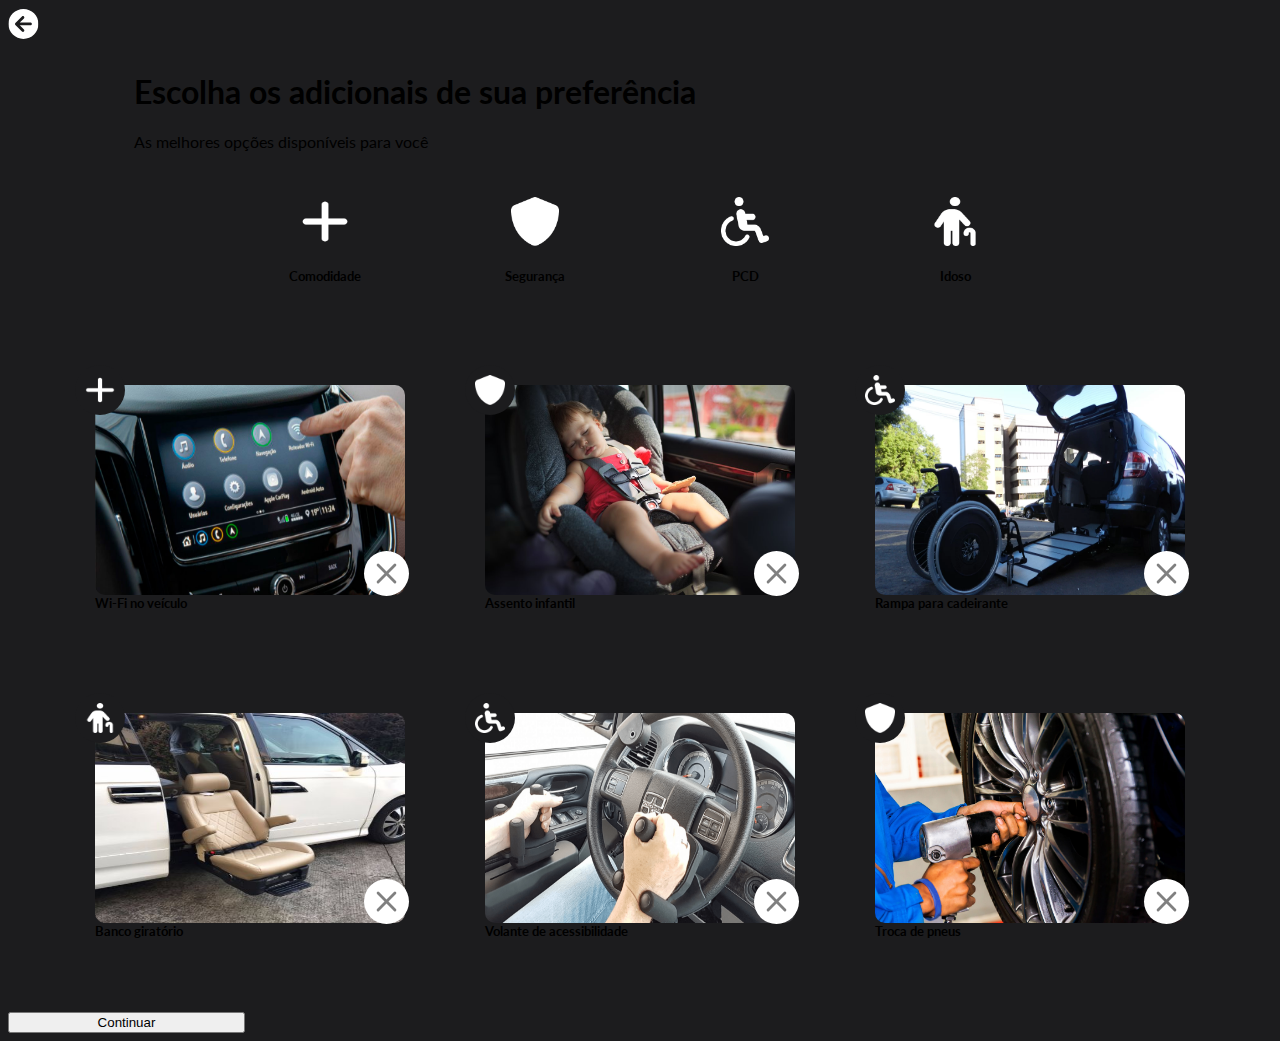
<file: web/src/additionalArea/index.html>
<!DOCTYPE html>
<html lang="pt-br">
  <head>
    <link rel="preconnect" href="https://fonts.googleapis.com" />
    <link
      href="https://fonts.googleapis.com/css2?family=Lato:wght@400;700&display=swap"
      rel="stylesheet"
    />
    <link
      href="https://cdn.jsdelivr.net/npm/bootstrap@5.2.3/dist/css/bootstrap.min.css"
      rel="stylesheet"
      integrity="sha384-rbsA2VBKQhggwzxH7pPCaAqO46MgnOM80zW1RWuH61DGLwZJEdK2Kadq2F9CUG65"
      crossorigin="anonymous"
    />
    <link rel="stylesheet" href="./index.css" />

    <meta charset="UTF-8" />
    <meta name="viewport" content="width=device-width, initial-scale=1.0" />
    <title>Adicionais</title>
  </head>
  <body class="text-light py-4 px-2 vh-100">
    <div class="nav-voltar container-fluid">
      <a href="../carsArea/index.html">
        <svg
          class="voltar"
          xmlns="http://www.w3.org/2000/svg"
          width="31"
          height="31"
          viewBox="0 0 31 31"
          fill="none"
        >
          <mask
            id="mask0_220_1699"
            style="mask-type: alpha"
            maskUnits="userSpaceOnUse"
            x="0"
            y="0"
            width="31"
            height="31"
          >
            <path
              d="M30.4233 15.954C30.422 11.9757 28.8404 8.16091 26.0265 5.34877C23.2125 2.53663 19.3967 0.957506 15.4185 0.958788C11.4402 0.960071 7.62541 2.54165 4.81327 5.35561C2.00113 8.16956 0.422009 11.9854 0.423292 15.9636C0.424574 19.9419 2.00616 23.7567 4.82011 26.5688C7.63406 29.3809 11.4499 30.9601 15.4281 30.9588C19.4064 30.9575 23.2212 29.3759 26.0333 26.562C28.8454 23.748 30.4246 19.9322 30.4233 15.954ZM13.956 8.40067C14.5066 7.84971 15.3972 7.84942 15.9423 8.40003C16.4874 8.95063 16.4936 9.84125 15.943 10.3864L11.7842 14.5479L22.4541 14.5503C23.2334 14.55 23.8605 15.1768 23.8608 15.9561C23.861 16.7354 23.2343 17.3625 22.455 17.3628L11.7851 17.3662L15.9466 21.525C16.4975 22.0756 16.4978 22.9663 15.9472 23.5114C15.3966 24.0565 14.506 24.0626 13.9609 23.512L7.39627 16.9575C6.84531 16.4069 6.84502 15.5162 7.39563 14.9711L13.956 8.40067Z"
              fill="black"
            />
          </mask>
          <g mask="url(#mask0_220_1699)">
            <rect
              x="0.418457"
              y="0.963623"
              width="30"
              height="30"
              transform="rotate(-0.0184671 0.418457 0.963623)"
              fill="white"
            />
          </g>
        </svg>
      </a>
    </div>

    <header
      class="container-fluid d-flex justify-content-between flex-wrap mt-5"
    >
      <div class="me-5">
        <h1>Escolha os adicionais de sua preferência</h1>
        <p class="text-secondary fs-5">
          As melhores opções disponíveis para você
        </p>
      </div>
    </header>

    <main class="container-fluid mt-5 px-5 h-75">
      <div class="menu">
        <div class="organizar-menu">
          <div class="menu-item" data-category="comodidade">
            <img src="./images/comodidades.png" class="imagen-pequena" />
            <div class="titulo-menu my-2">
              <h5>Comodidade</h5>
            </div>
          </div>
        </div>
        <div class="organizar-menu">
          <div class="menu-item" data-category="seguranca">
            <img src="./images/seguranca.png" class="imagen-pequena" />
            <div class="titulo-menu my-2">
              <h5>Segurança</h5>
            </div>
          </div>
        </div>
        <div class="organizar-menu">
          <div class="menu-item" data-category="pcd">
            <img src="./images/pcd.png" class="imagen-pequena" />
            <div class="titulo-menu my-2">
              <h5>PCD</h5>
            </div>
          </div>
        </div>
        <div class="organizar-menu">
          <div class="menu-item" data-category="idoso">
            <img src="./images/idoso.png" class="imagen-pequena" />
            <div class="titulo-menu my-2">
              <h5>Idoso</h5>
            </div>
          </div>
        </div>
      </div>

      <div class="produtos">
        <div class="produto" data-category="comodidade">
          <div class="todos-adicionais">
            <img src="./images/wifi.png" class="imagen-adicionais" />
            <div class="icone-imagem">
              <img
                class="icone-categoria"
                src="./images/comodidades.png"
                alt="icone-categoria"
              />
            </div>
            <div class="col-md-4">
              <label class="custom-checkbox">
                <input type="checkbox" />
                <span class="checkmark">
                  <i class="bi bi-x"
                    ><svg
                      xmlns="http://www.w3.org/2000/svg"
                      width="16"
                      height="16"
                      fill="currentColor"
                      class="bi bi-x"
                      viewBox="0 0 16 16"
                    >
                      <path
                        d="M4.646 4.646a.5.5 0 0 1 .708 0L8 7.293l2.646-2.647a.5.5 0 0 1 .708.708L8.707 8l2.647 2.646a.5.5 0 0 1-.708.708L8 8.707l-2.646 2.647a.5.5 0 0 1-.708-.708L7.293 8 4.646 5.354a.5.5 0 0 1 0-.708z"
                      />
                    </svg>
                  </i>
                  <i class="bi bi-check"
                    ><svg
                      xmlns="http://www.w3.org/2000/svg"
                      width="16"
                      height="16"
                      fill="currentColor"
                      class="bi bi-check"
                      viewBox="0 0 16 16"
                    >
                      <path
                        d="M10.97 4.97a.75.75 0 0 1 1.07 1.05l-3.99 4.99a.75.75 0 0 1-1.08.02L4.324 8.384a.75.75 0 1 1 1.06-1.06l2.094 2.093 3.473-4.425a.267.267 0 0 1 .02-.022z"
                      />
                    </svg>
                  </i>
                </span>
              </label>
            </div>
            <h5>Wi-Fi no veículo</h5>
          </div>
        </div>
        <div class="produto" data-category="seguranca">
          <div class="todos-adicionais">
            <img
              src="./images/Infantil.png"
              class="imagen-adicionais"
              alt="Asseto Infantil"
            />
            <div class="icone-imagem">
              <img
                class="icone-categoria"
                src="./images/seguranca.png"
                alt="icone-categoria"
              />
            </div>
            <div class="col-md-4">
              <label class="custom-checkbox">
                <input type="checkbox" />
                <span class="checkmark">
                  <i class="bi bi-x"
                    ><svg
                      xmlns="http://www.w3.org/2000/svg"
                      width="16"
                      height="16"
                      fill="currentColor"
                      class="bi bi-x"
                      viewBox="0 0 16 16"
                    >
                      <path
                        d="M4.646 4.646a.5.5 0 0 1 .708 0L8 7.293l2.646-2.647a.5.5 0 0 1 .708.708L8.707 8l2.647 2.646a.5.5 0 0 1-.708.708L8 8.707l-2.646 2.647a.5.5 0 0 1-.708-.708L7.293 8 4.646 5.354a.5.5 0 0 1 0-.708z"
                      />
                    </svg>
                  </i>
                  <i class="bi bi-check"
                    ><svg
                      xmlns="http://www.w3.org/2000/svg"
                      width="16"
                      height="16"
                      fill="currentColor"
                      class="bi bi-check"
                      viewBox="0 0 16 16"
                    >
                      <path
                        d="M10.97 4.97a.75.75 0 0 1 1.07 1.05l-3.99 4.99a.75.75 0 0 1-1.08.02L4.324 8.384a.75.75 0 1 1 1.06-1.06l2.094 2.093 3.473-4.425a.267.267 0 0 1 .02-.022z"
                      />
                    </svg>
                  </i>
                </span>
              </label>
            </div>
            <h5>Assento infantil</h5>
          </div>
        </div>
        <div class="produto" data-category="pcd">
          <div class="todos-adicionais">
            <img src="./images/rampa.png" class="imagen-adicionais" />
            <div class="icone-imagem">
              <img
                class="icone-categoria"
                src="./images/pcd.png"
                alt="icone-categoria"
              />
            </div>
            <div class="col-md-4">
              <label class="custom-checkbox">
                <input type="checkbox" />
                <span class="checkmark">
                  <i class="bi bi-x"
                    ><svg
                      xmlns="http://www.w3.org/2000/svg"
                      width="16"
                      height="16"
                      fill="currentColor"
                      class="bi bi-x"
                      viewBox="0 0 16 16"
                    >
                      <path
                        d="M4.646 4.646a.5.5 0 0 1 .708 0L8 7.293l2.646-2.647a.5.5 0 0 1 .708.708L8.707 8l2.647 2.646a.5.5 0 0 1-.708.708L8 8.707l-2.646 2.647a.5.5 0 0 1-.708-.708L7.293 8 4.646 5.354a.5.5 0 0 1 0-.708z"
                      />
                    </svg>
                  </i>
                  <i class="bi bi-check"
                    ><svg
                      xmlns="http://www.w3.org/2000/svg"
                      width="16"
                      height="16"
                      fill="currentColor"
                      class="bi bi-check"
                      viewBox="0 0 16 16"
                    >
                      <path
                        d="M10.97 4.97a.75.75 0 0 1 1.07 1.05l-3.99 4.99a.75.75 0 0 1-1.08.02L4.324 8.384a.75.75 0 1 1 1.06-1.06l2.094 2.093 3.473-4.425a.267.267 0 0 1 .02-.022z"
                      />
                    </svg>
                  </i>
                </span>
              </label>
            </div>
            <h5>Rampa para cadeirante</h5>
          </div>
        </div>
        <div class="produto" data-category="idoso">
          <div class="todos-adicionais">
            <img src="./images/banco_giratorio.png" class="imagen-adicionais" />
            <div class="icone-imagem">
              <img
                class="icone-categoria"
                src="./images/idoso.png"
                alt="icone-categoria"
              />
            </div>
            <div class="col-md-4">
              <label class="custom-checkbox">
                <input type="checkbox" />
                <span class="checkmark">
                  <i class="bi bi-x"
                    ><svg
                      xmlns="http://www.w3.org/2000/svg"
                      width="16"
                      height="16"
                      fill="currentColor"
                      class="bi bi-x"
                      viewBox="0 0 16 16"
                    >
                      <path
                        d="M4.646 4.646a.5.5 0 0 1 .708 0L8 7.293l2.646-2.647a.5.5 0 0 1 .708.708L8.707 8l2.647 2.646a.5.5 0 0 1-.708.708L8 8.707l-2.646 2.647a.5.5 0 0 1-.708-.708L7.293 8 4.646 5.354a.5.5 0 0 1 0-.708z"
                      />
                    </svg>
                  </i>
                  <i class="bi bi-check"
                    ><svg
                      xmlns="http://www.w3.org/2000/svg"
                      width="16"
                      height="16"
                      fill="currentColor"
                      class="bi bi-check"
                      viewBox="0 0 16 16"
                    >
                      <path
                        d="M10.97 4.97a.75.75 0 0 1 1.07 1.05l-3.99 4.99a.75.75 0 0 1-1.08.02L4.324 8.384a.75.75 0 1 1 1.06-1.06l2.094 2.093 3.473-4.425a.267.267 0 0 1 .02-.022z"
                      />
                    </svg>
                  </i>
                </span>
              </label>
            </div>
            <h5>Banco giratório</h5>
          </div>
        </div>
        <div class="produto" data-category="pcd">
          <div class="todos-adicionais">
            <img src="./images/volante.png" class="imagen-adicionais" />
            <div class="icone-imagem">
              <img
                class="icone-categoria"
                src="./images/pcd.png"
                alt="icone-categoria"
              />
            </div>
            <div class="col-md-4">
              <label class="custom-checkbox">
                <input type="checkbox" />
                <span class="checkmark">
                  <i class="bi bi-x"
                    ><svg
                      xmlns="http://www.w3.org/2000/svg"
                      width="16"
                      height="16"
                      fill="currentColor"
                      class="bi bi-x"
                      viewBox="0 0 16 16"
                    >
                      <path
                        d="M4.646 4.646a.5.5 0 0 1 .708 0L8 7.293l2.646-2.647a.5.5 0 0 1 .708.708L8.707 8l2.647 2.646a.5.5 0 0 1-.708.708L8 8.707l-2.646 2.647a.5.5 0 0 1-.708-.708L7.293 8 4.646 5.354a.5.5 0 0 1 0-.708z"
                      />
                    </svg>
                  </i>
                  <i class="bi bi-check"
                    ><svg
                      xmlns="http://www.w3.org/2000/svg"
                      width="16"
                      height="16"
                      fill="currentColor"
                      class="bi bi-check"
                      viewBox="0 0 16 16"
                    >
                      <path
                        d="M10.97 4.97a.75.75 0 0 1 1.07 1.05l-3.99 4.99a.75.75 0 0 1-1.08.02L4.324 8.384a.75.75 0 1 1 1.06-1.06l2.094 2.093 3.473-4.425a.267.267 0 0 1 .02-.022z"
                      />
                    </svg>
                  </i>
                </span>
              </label>
            </div>
            <h5>Volante de acessibilidade</h5>
          </div>
        </div>
        <div class="produto" data-category="seguranca">
          <div class="todos-adicionais">
            <img src="./images/troca_pneu.png" class="imagen-adicionais" />
            <div class="icone-imagem">
              <img
                class="icone-categoria"
                src="./images/seguranca.png"
                alt="icone-categoria"
              />
            </div>
            <div class="col-md-4">
              <label class="custom-checkbox">
                <input type="checkbox" />
                <span class="checkmark">
                  <i class="bi bi-x"
                    ><svg
                      xmlns="http://www.w3.org/2000/svg"
                      width="16"
                      height="16"
                      fill="currentColor"
                      class="bi bi-x"
                      viewBox="0 0 16 16"
                    >
                      <path
                        d="M4.646 4.646a.5.5 0 0 1 .708 0L8 7.293l2.646-2.647a.5.5 0 0 1 .708.708L8.707 8l2.647 2.646a.5.5 0 0 1-.708.708L8 8.707l-2.646 2.647a.5.5 0 0 1-.708-.708L7.293 8 4.646 5.354a.5.5 0 0 1 0-.708z"
                      />
                    </svg>
                  </i>
                  <i class="bi bi-check"
                    ><svg
                      xmlns="http://www.w3.org/2000/svg"
                      width="16"
                      height="16"
                      fill="currentColor"
                      class="bi bi-check"
                      viewBox="0 0 16 16"
                    >
                      <path
                        d="M10.97 4.97a.75.75 0 0 1 1.07 1.05l-3.99 4.99a.75.75 0 0 1-1.08.02L4.324 8.384a.75.75 0 1 1 1.06-1.06l2.094 2.093 3.473-4.425a.267.267 0 0 1 .02-.022z"
                      />
                    </svg>
                  </i>
                </span>
              </label>
            </div>
            <h5>Troca de pneus</h5>
          </div>
        </div>
      </div>

      <div class="d-flex justify-content-center pb-5">
        <button type="submit" class="btn btn-primary btn-light p-2 fs-5 mt-3">
          <a href="../plansArea/index.html">Continuar</a>
        </button>
      </div>
    </main>

    <script src="./index.js"></script>
  </body>
</html>
</file>
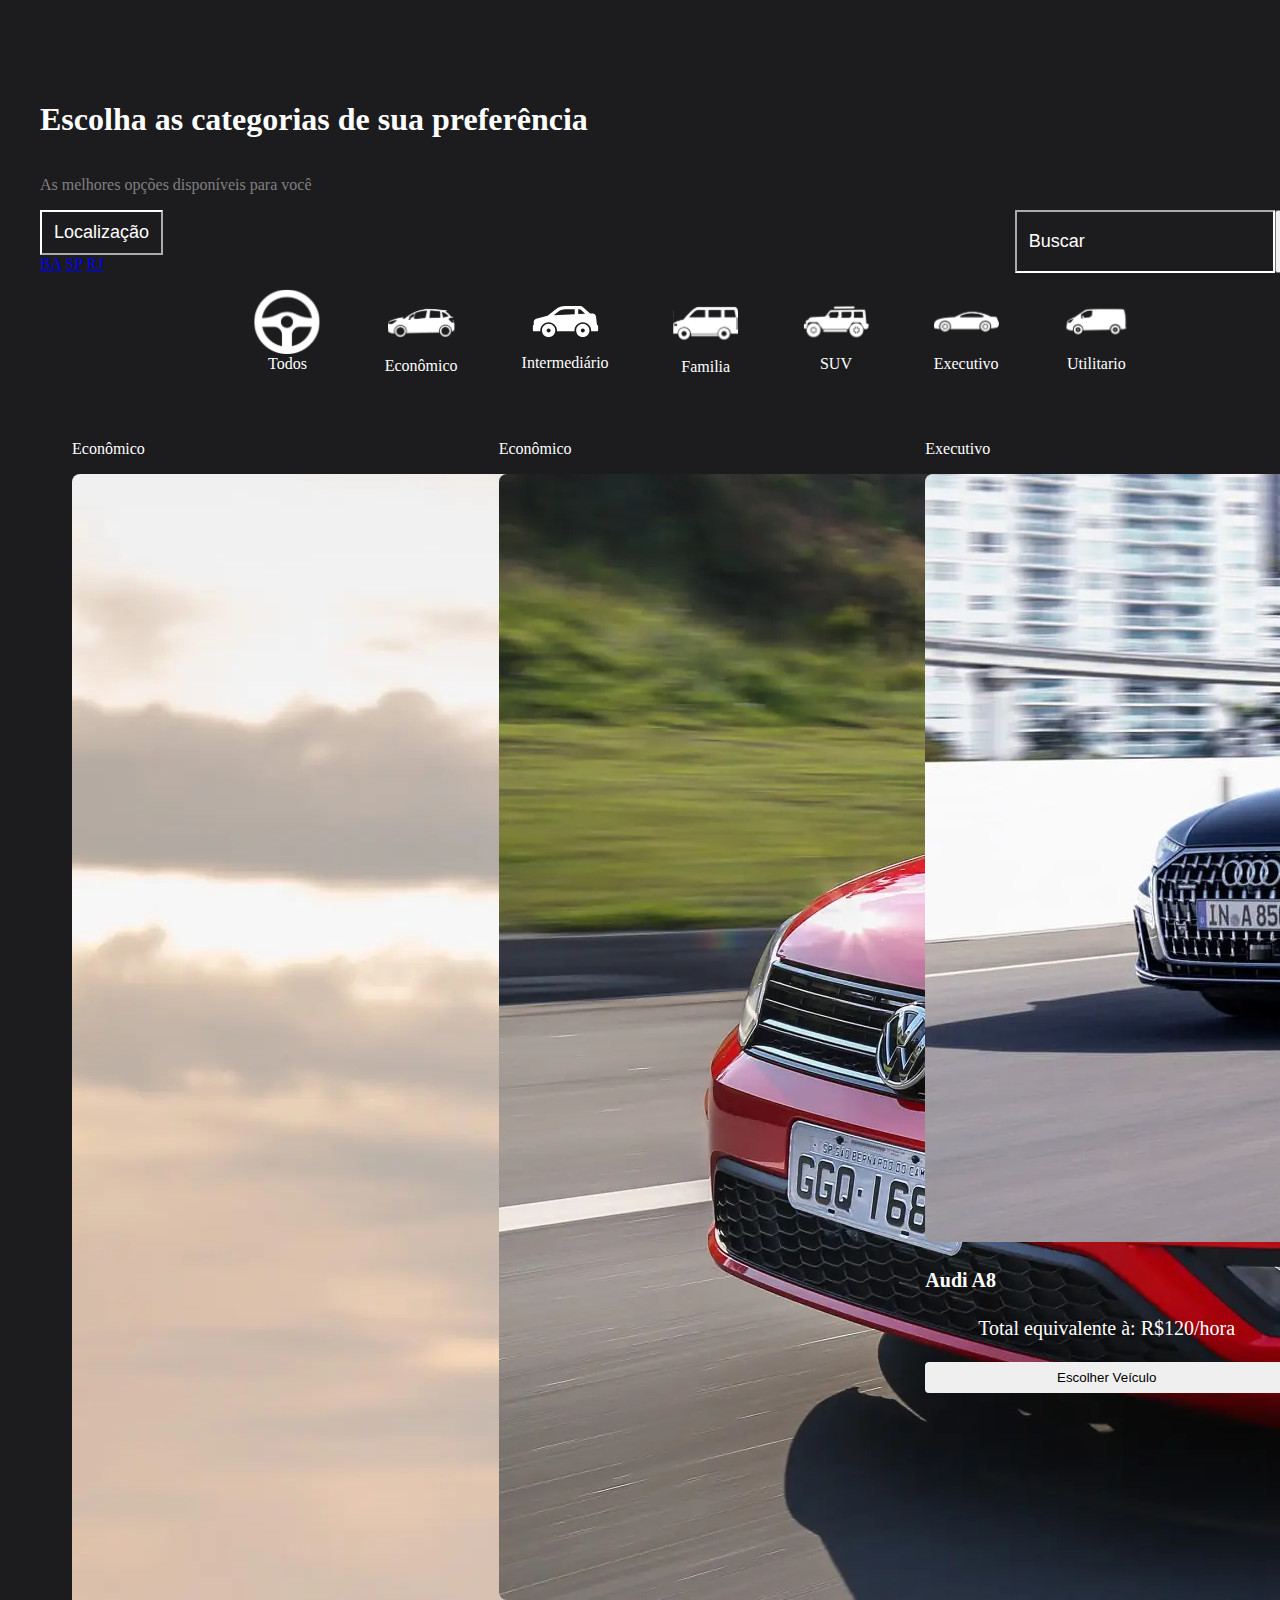
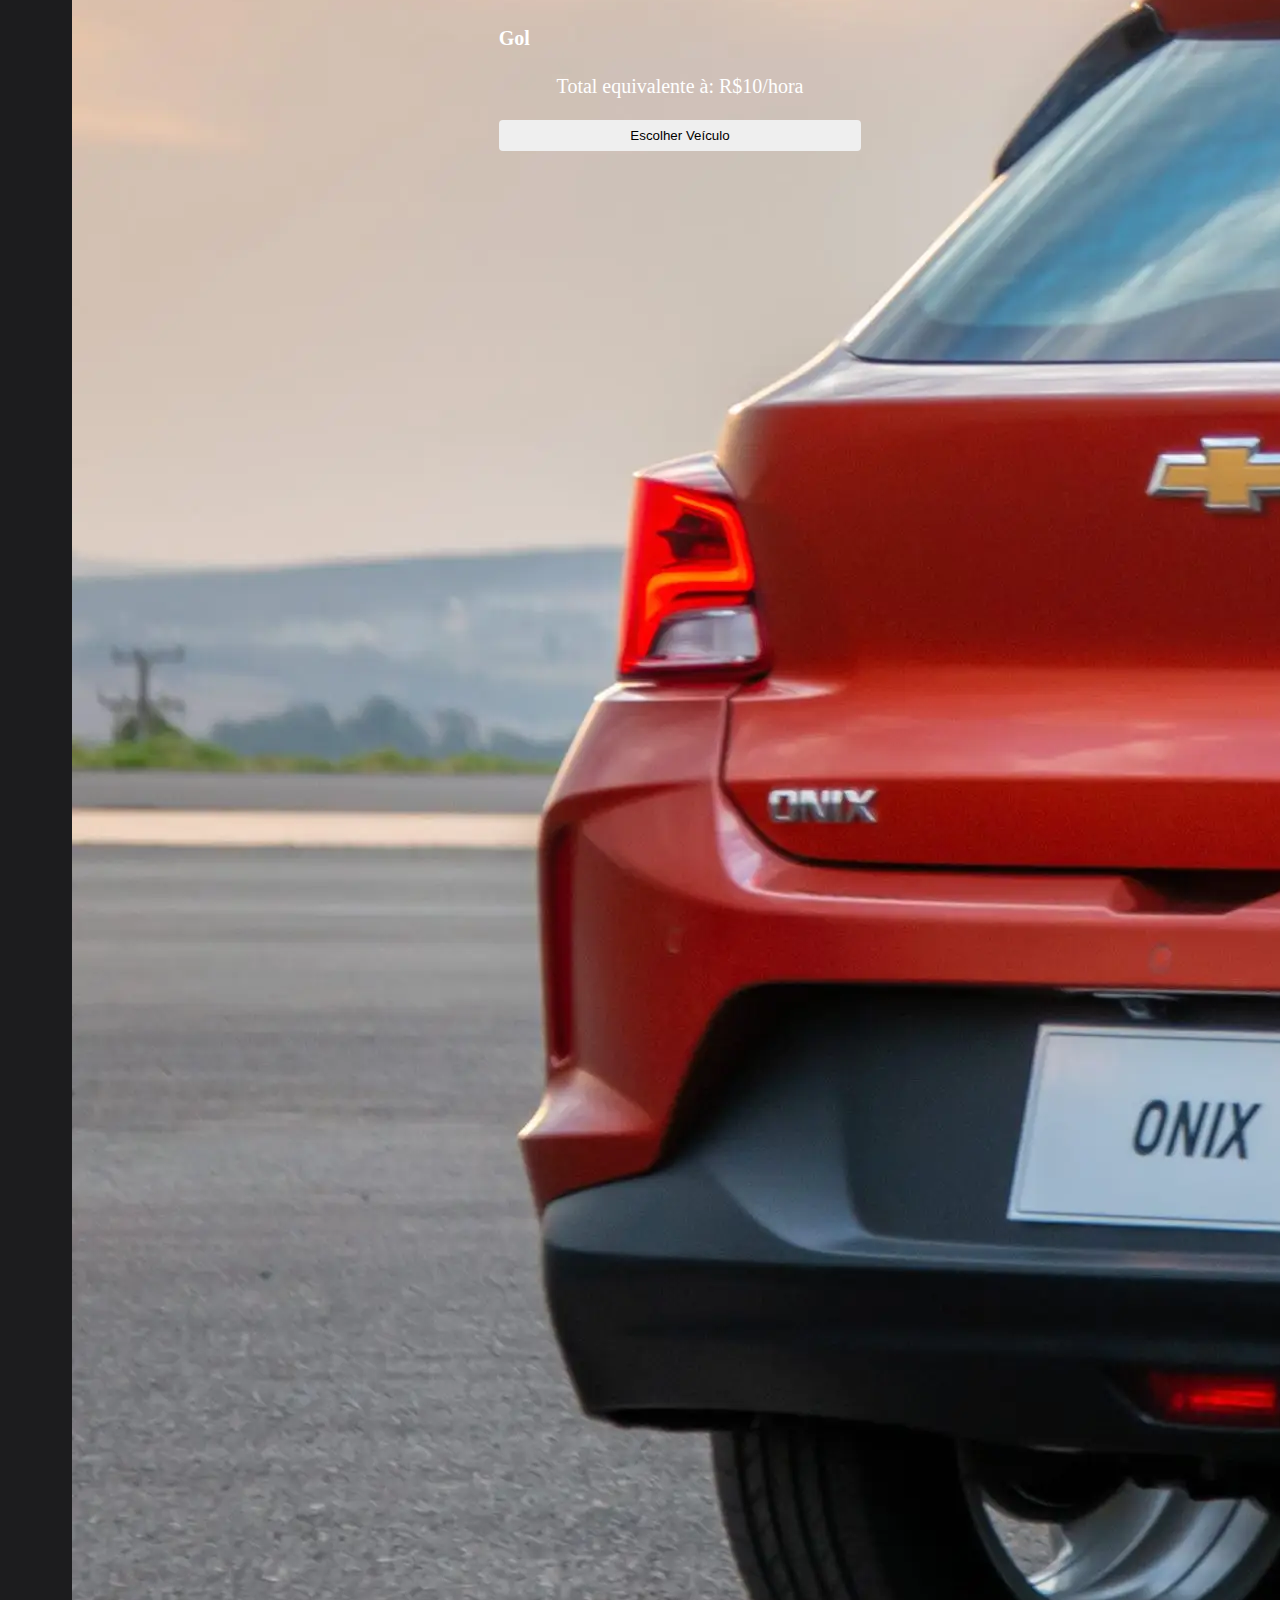
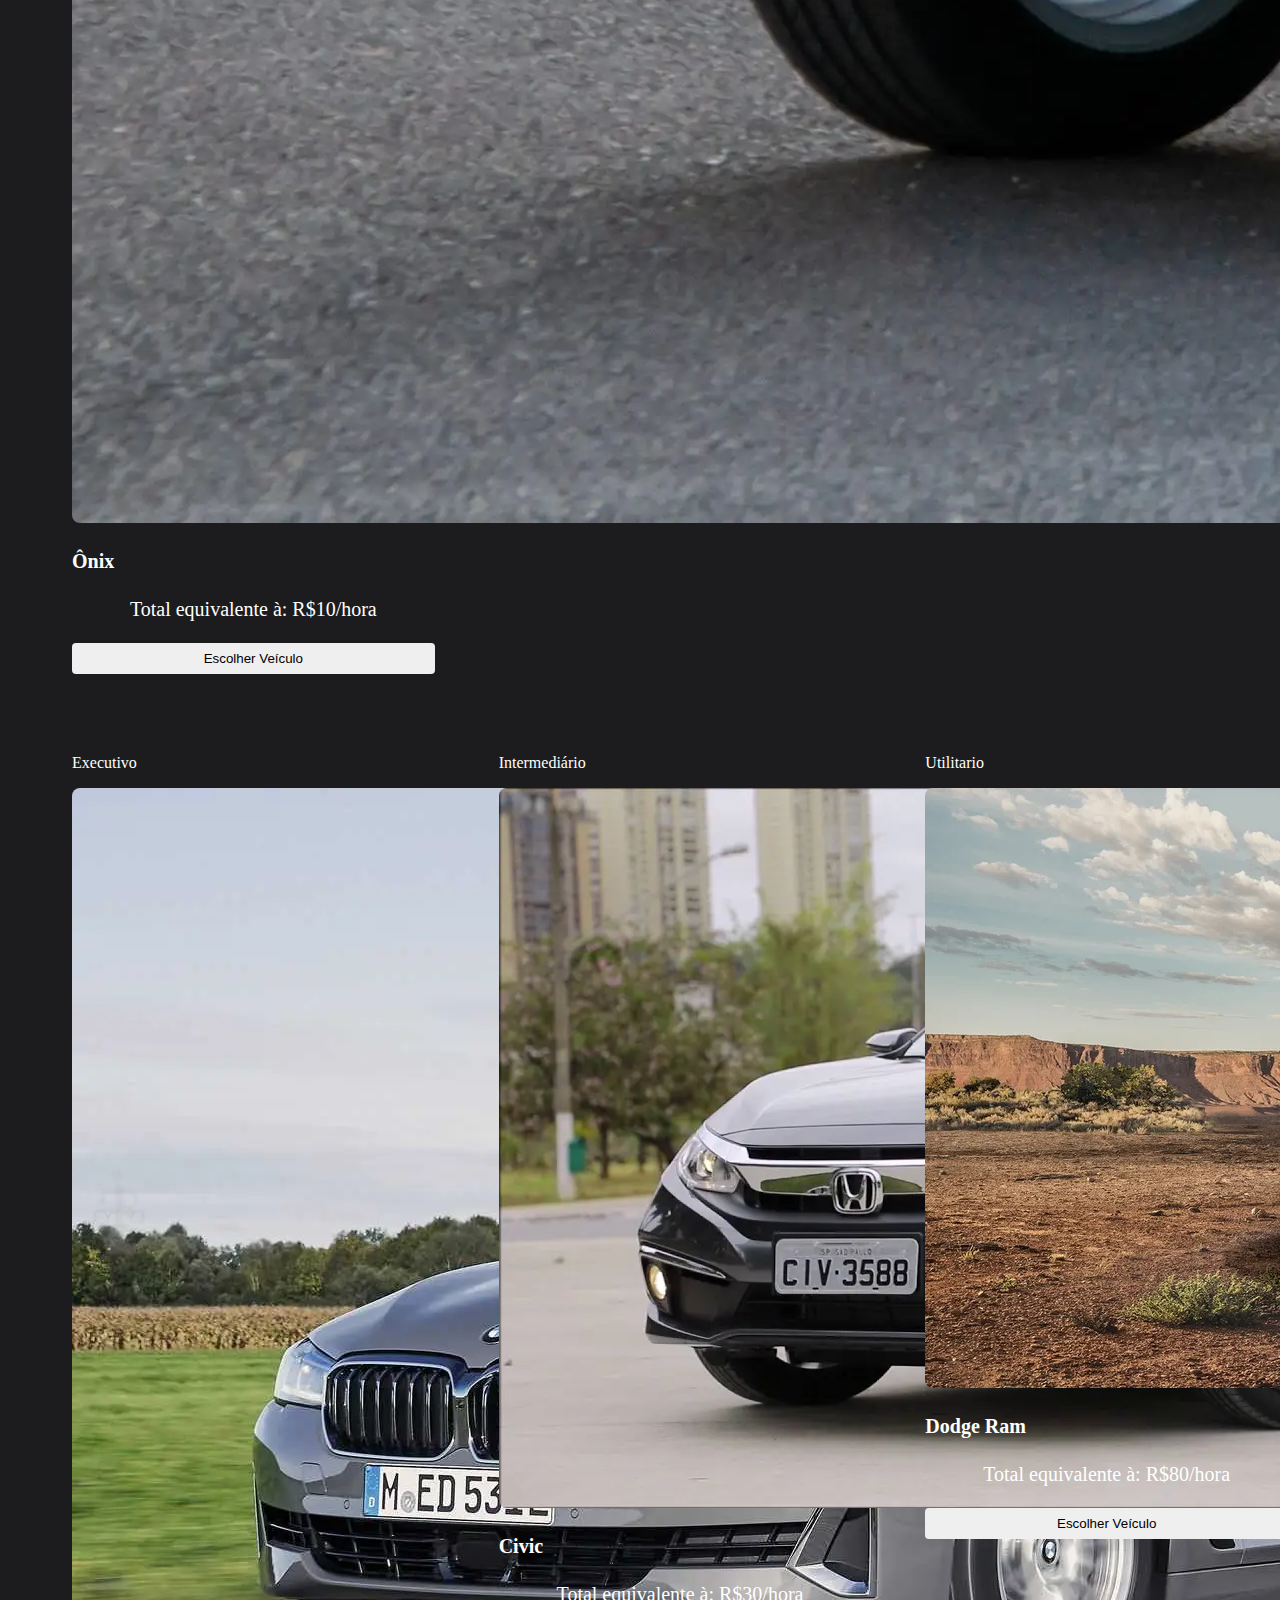
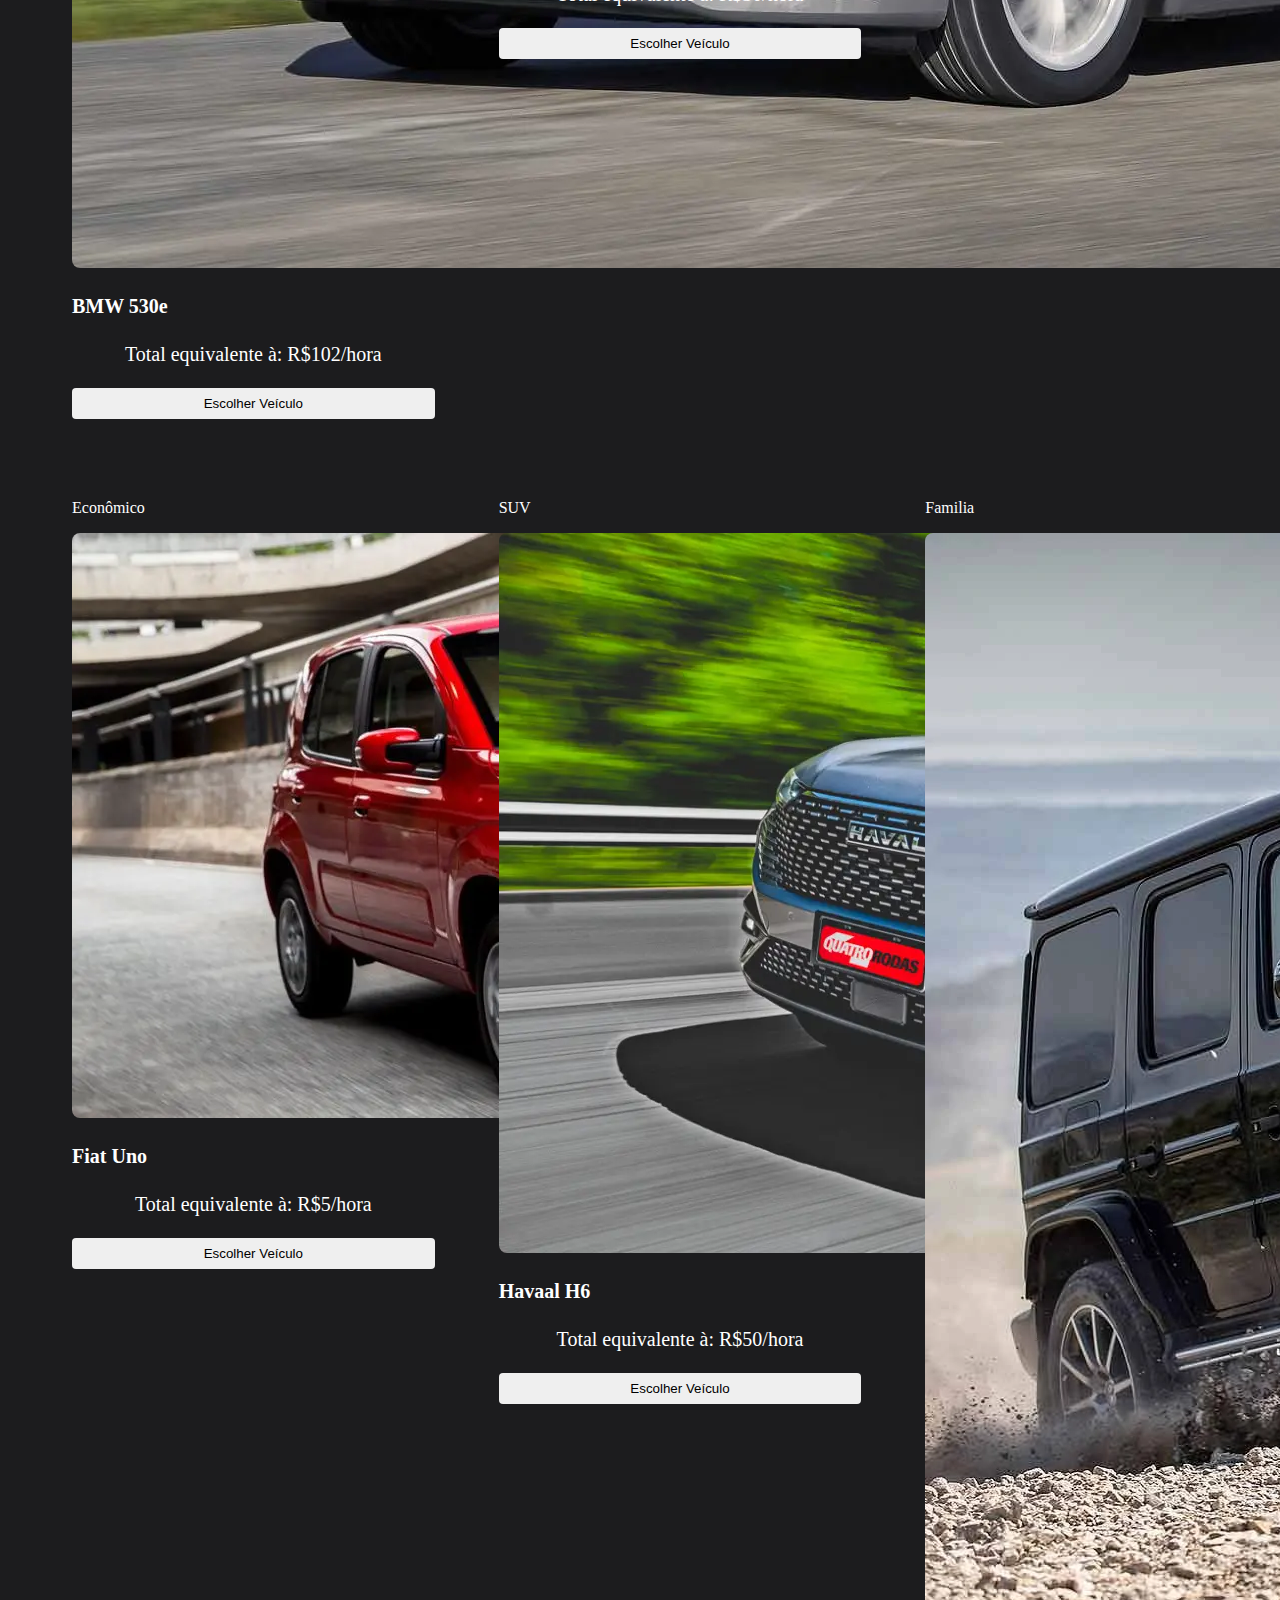
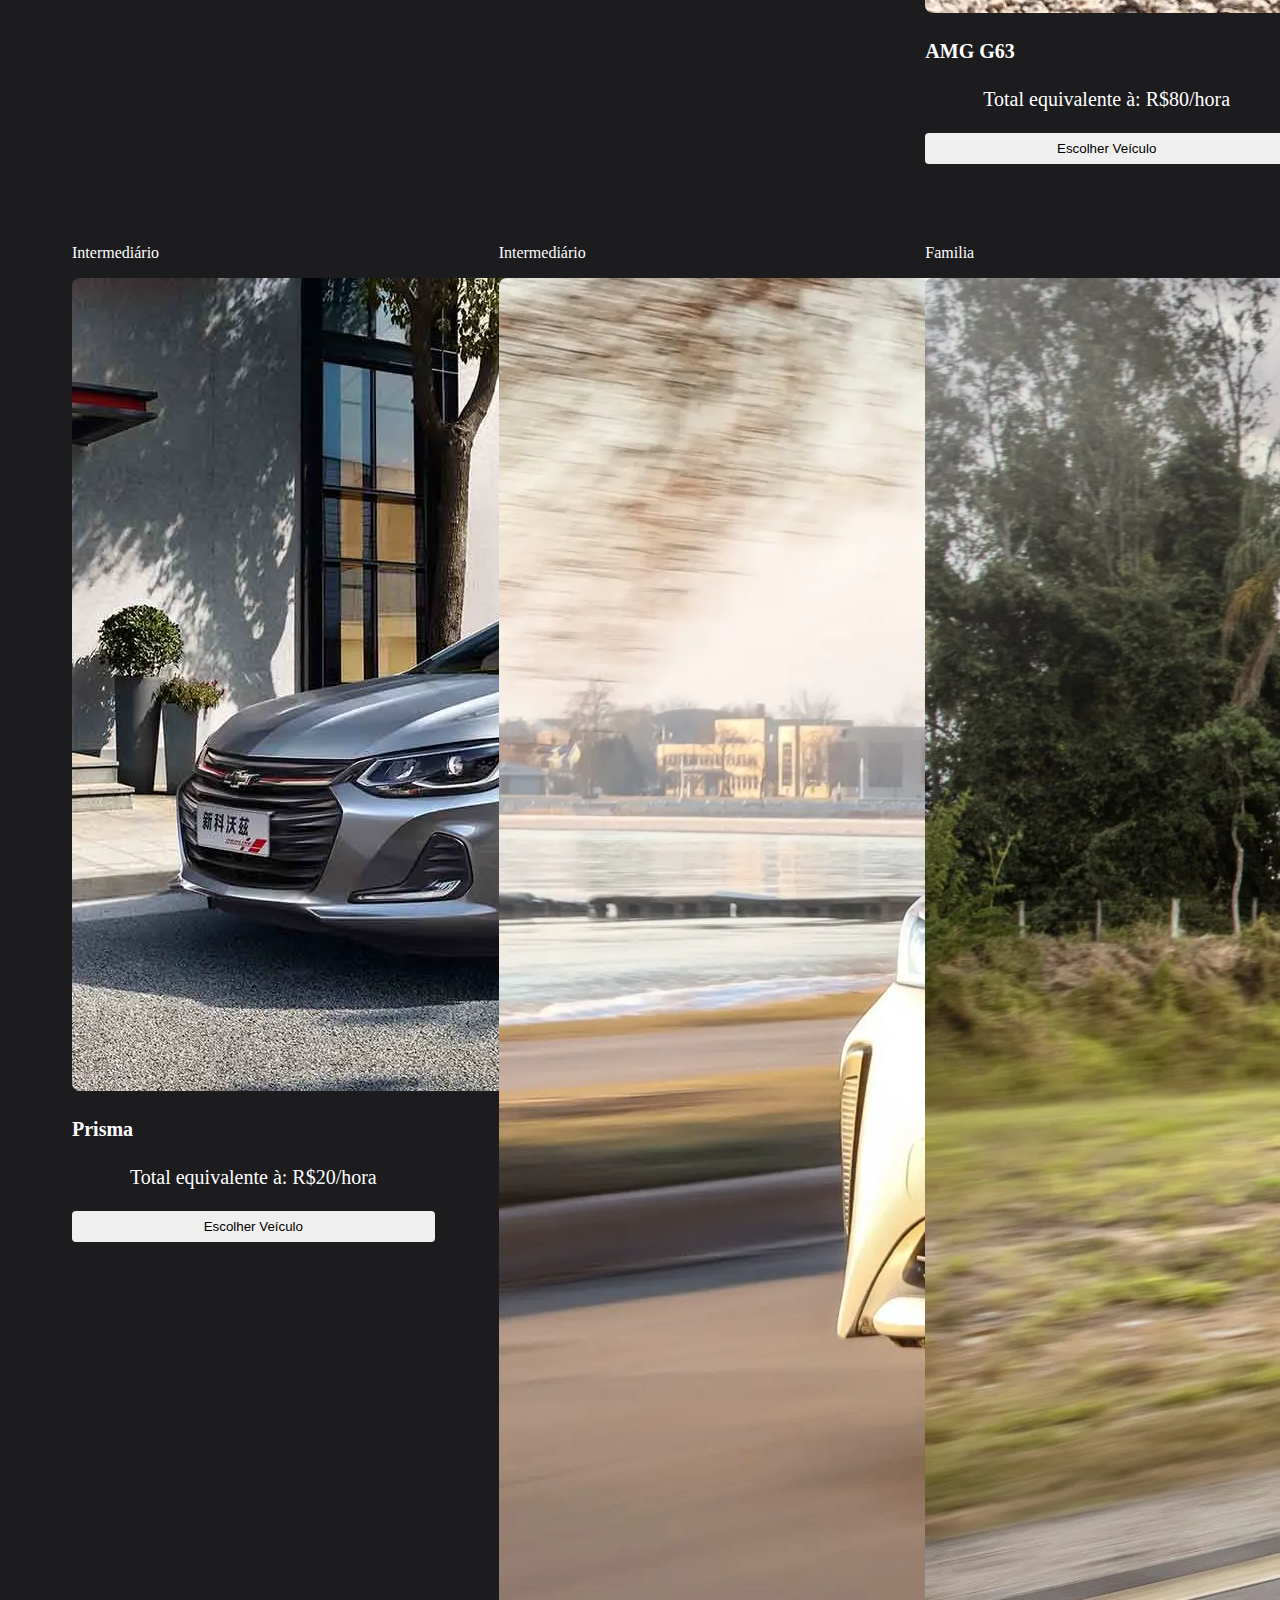
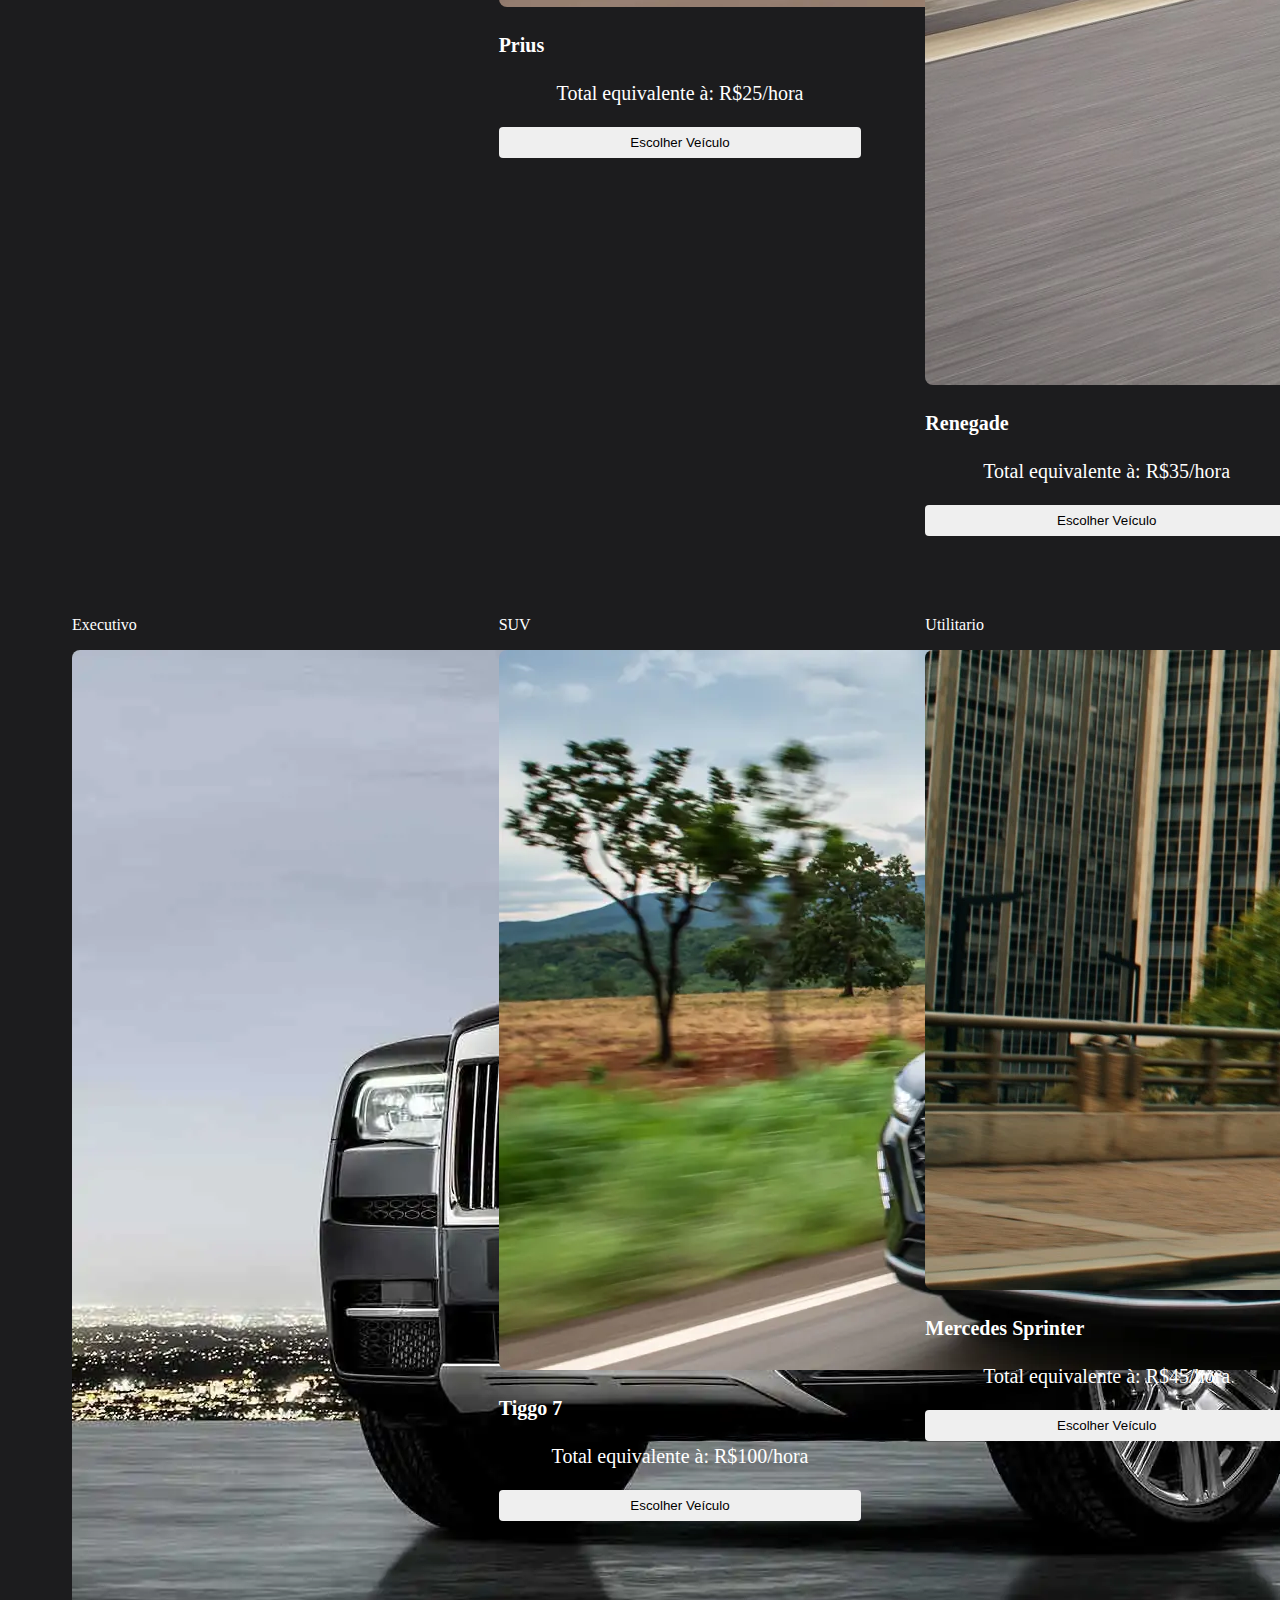
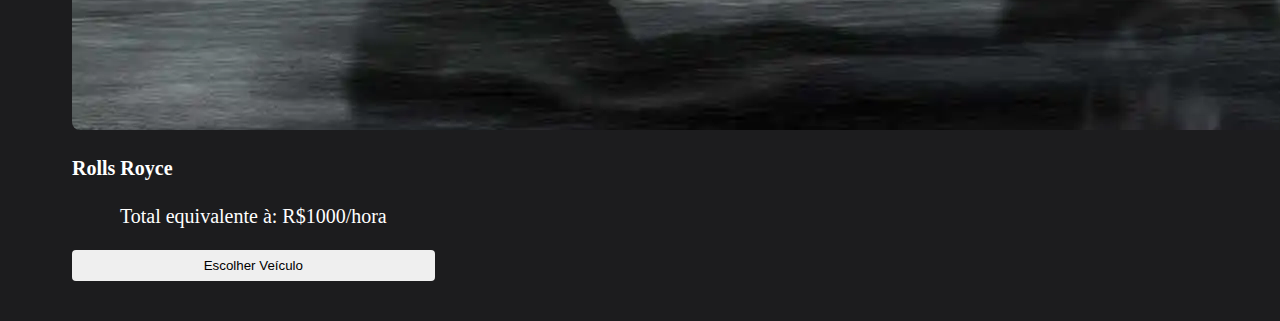
<file: web/src/carsArea/index.html>
<!DOCTYPE html>
<html lang="en">
  <head>
    <meta charset="UTF-8" />
    <meta name="viewport" content="width=device-width, initial-scale=1.0" />
    <title>Cars</title>
    <link rel="stylesheet" href="index.css">
    <link
      href="https://fonts.googleapis.com/css2?family=Material+Symbols+Outlined:opsz,wght,FILL,GRAD@20..48,100..700,0..1,-50..200"
      rel="stylesheet"
    />
    <link
      href="https://fonts.googleapis.com/css2?family=Material+Symbols+Outlined:wght@100"
      rel="stylesheet"
    />
    <link
      href="https://cdn.jsdelivr.net/npm/bootstrap@5.3.2/dist/css/bootstrap.min.css"
      rel="stylesheet"
      integrity="sha384-T3c6CoIi6uLrA9TneNEoa7RxnatzjcDSCmG1MXxSR1GAsXEV/Dwwykc2MPK8M2HN"
      crossorigin="anonymous"
    />
    <link
    href="https://cdn.jsdelivr.net/npm/bootstrap@5.3.2/dist/css/bootstrap.min.css"
    rel="stylesheet"
    integrity="sha384-T3c6CoIi6uLrA9TneNEoa7RxnatzjcDSCmG1MXxSR1GAsXEV/Dwwykc2MPK8M2HN"
    crossorigin="anonymous"
  />
  </head>
  <body style="background-color: #1C1C1E;">
    <section class="info py-4 text-white  flex">
      <div class="flex flex-col  container mx-auto text-start">
        <h1>
          Escolha as categorias de sua preferência
        </h1>
        <p>As melhores opções disponíveis para você</p>
      </div>
    </section>
   <!--  <section class="py-4 bg-green-400 flex flex-col w-auto lg:px-60">
        <div class="text-indigo-600"></div>
        <div class="text-center"></div>
        <div class="text-center">pagamento</div>
        <div class="text-right"></div>
      </div>
      <div class="w-full 1">
        <div class="mt-6" aria-hidden="true">
          <div class="overflow-hidden rounded-full bg-gray-200">
            <div class="h-2 rounded-full bg-white" style="width: 50%"></div>
          </div>
        </div>
      </div>
    </section> -->
    <section class="py-4 ">
      <div class="container mx-auto flex justify-between">
        <div class="dropdown">
          <button 
            class="select-option form-select text-white rounded-3 border border-3 border-white"
            id="selectState"
            type="button"
            data-bs-toggle="dropdown" 
            aria-haspopup="true"
            aria-expanded="false"
          >
            Localização
          </button>
          <div class="dropdown-menu" aria-labelledby="dropdownMenuButton">
            <a class="dropdown-item" href="#">BA</a>
            <a class="dropdown-item" href="#">SP</a>
            <a class="dropdown-item" href="#">RJ</a>
          </div>
        </div>
        <div class="lg:hidden">
          <div class="dropdown" id="category-dropdown">
            <button
              class="select-option form-select text-white rounded-3 border border-3 border-white"
              id="selectEstadoJuridica"
              type="button"
              data-bs-toggle="dropdown"
              aria-haspopup="true"
              aria-expanded="false"
            >
              Categorias
            </button>
            <div class="dropdown-menu" aria-labelledby="dropdownMenuButton">
              <a class="dropdown-item" href="#">Todos</a>
              <a class="dropdown-item" href="#">Econômico</a>
              <a class="dropdown-item" href="#">Intermediário</a>
              <a class="dropdown-item" href="#">Familia</a>
              <a class="dropdown-item" href="#">SUV</a>
              <a class="dropdown-item" href="#">Executivo</a>
              <a class="dropdown-item" href="#">Utilitario</a>
            </div>
          </div>          
        </div>
        <form id="search-form" class="form-inline hidden lg:flex">
          <input
            id="search-input"
            class="form-control w-full select-option form-select text-white rounded-3 border border-3 border-white"
            type="search"
            placeholder="Buscar"
            aria-label="Search"
          />
          <button class="btn" type="submit">
            <svg xmlns="http://www.w3.org/2000/svg" height="1em" viewBox="0 0 512 512">
              <path
                d="M416 208c0 45.9-14.9 88.3-40 122.7L502.6 457.4c12.5 12.5 12.5 32.8 0 45.3s-32.8 12.5-45.3 0L330.7 376c-34.4 25.2-76.8 40-122.7 40C93.1 416 0 322.9 0 208S93.1 0 208 0S416 93.1 416 208zM208 352a144 144 0 1 0 0-288 144 144 0 1 0 0 288z"
                fill="#ffffff" 
              />
            </svg>
            
          </button>
        </form>        
      </div>
    </section>
    <section class="py-4 w-full ">
      <div class="container  ">
        <ul class="flex list-none    justify-center">
          <div id="component-container"  class="w-auto content-center bg-none border-none hidden lg:flex grid-cols-7 gap-16 rounded  ">
          </div>
      </ul>
    </section>
    <section class="py-4 w-full ">
      <div class="container w-full ">
        <div class=" w-full">
          <div id="car-container" class="w-full mx-auto grid grid-cols-1 lg:grid-cols-3 gap-4 p-2  "></div>
          </div>
        </div>
      </div>
    </section>
    <script src="index.js"></script>
    <script src="https://cdn.jsdelivr.net/npm/bootstrap@5.3.2/dist/js/bootstrap.bundle.min.js"></script>
  </body>
</html>
</file>
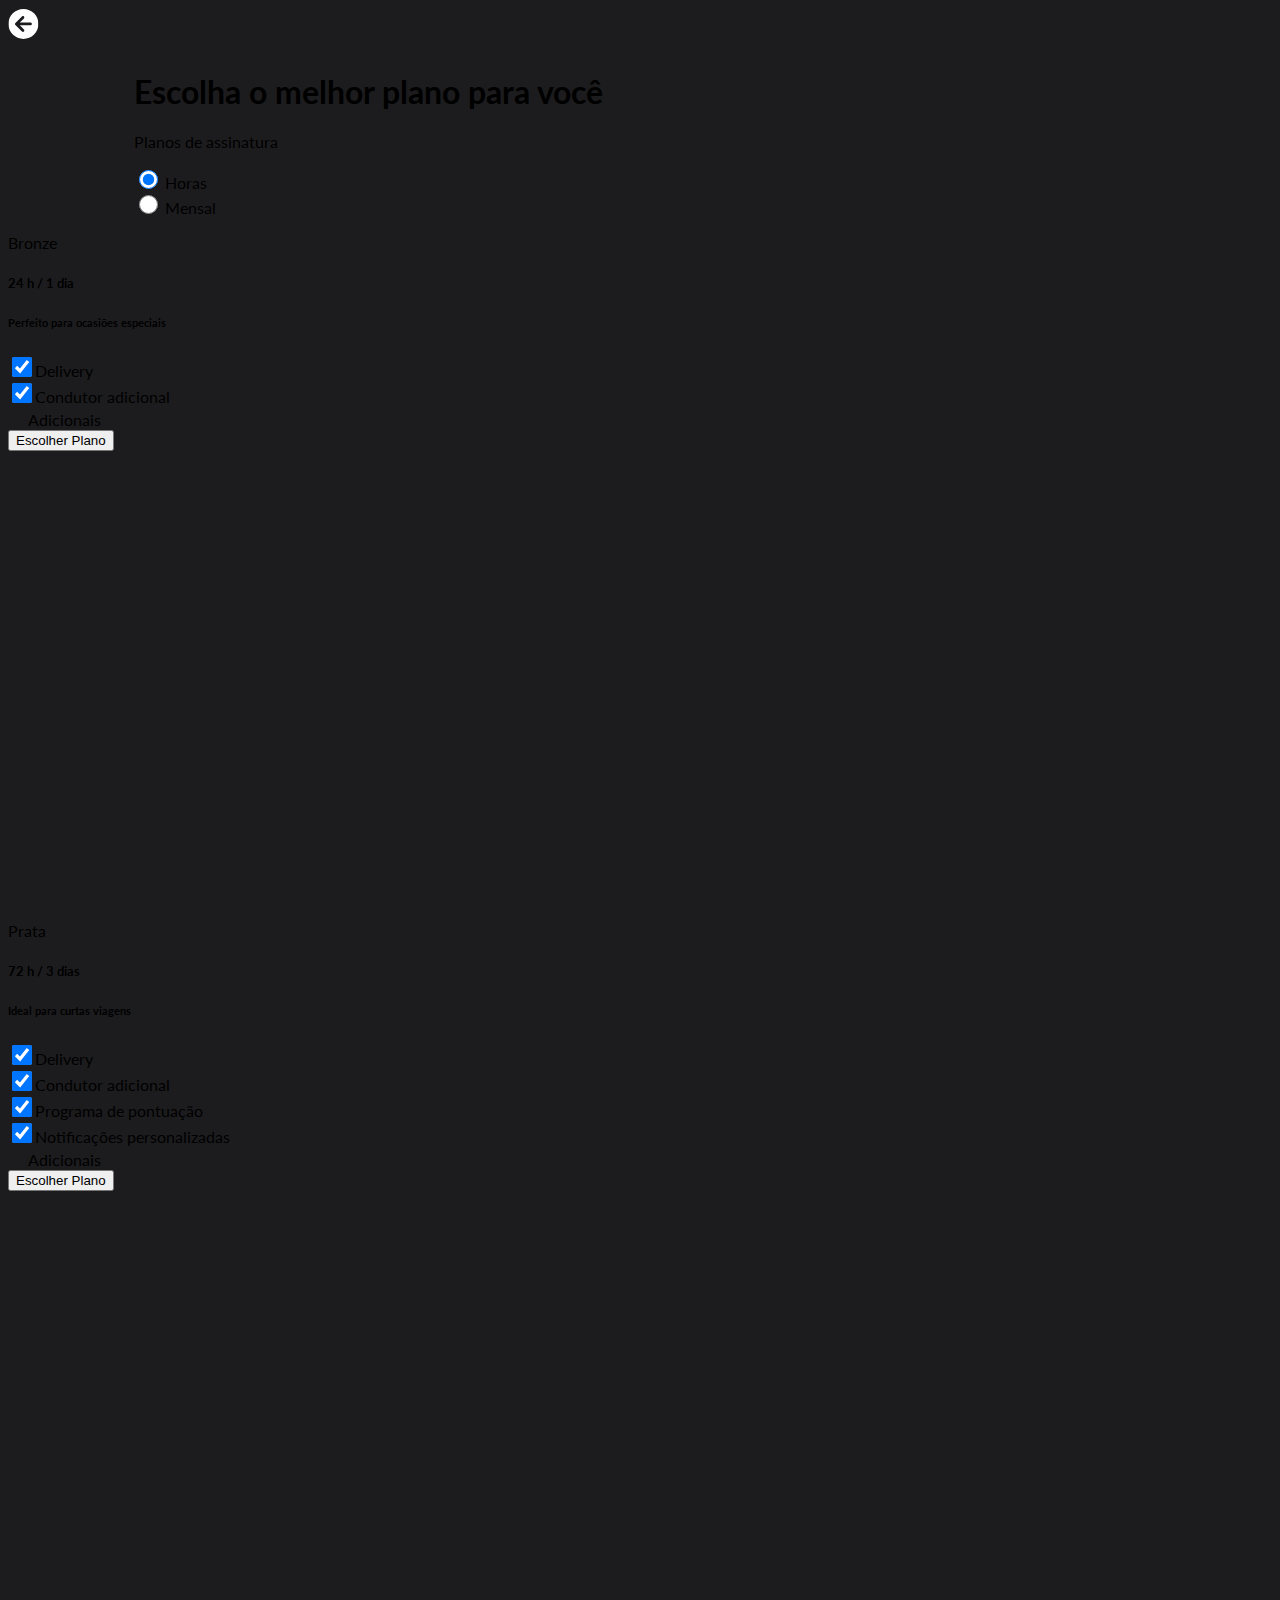
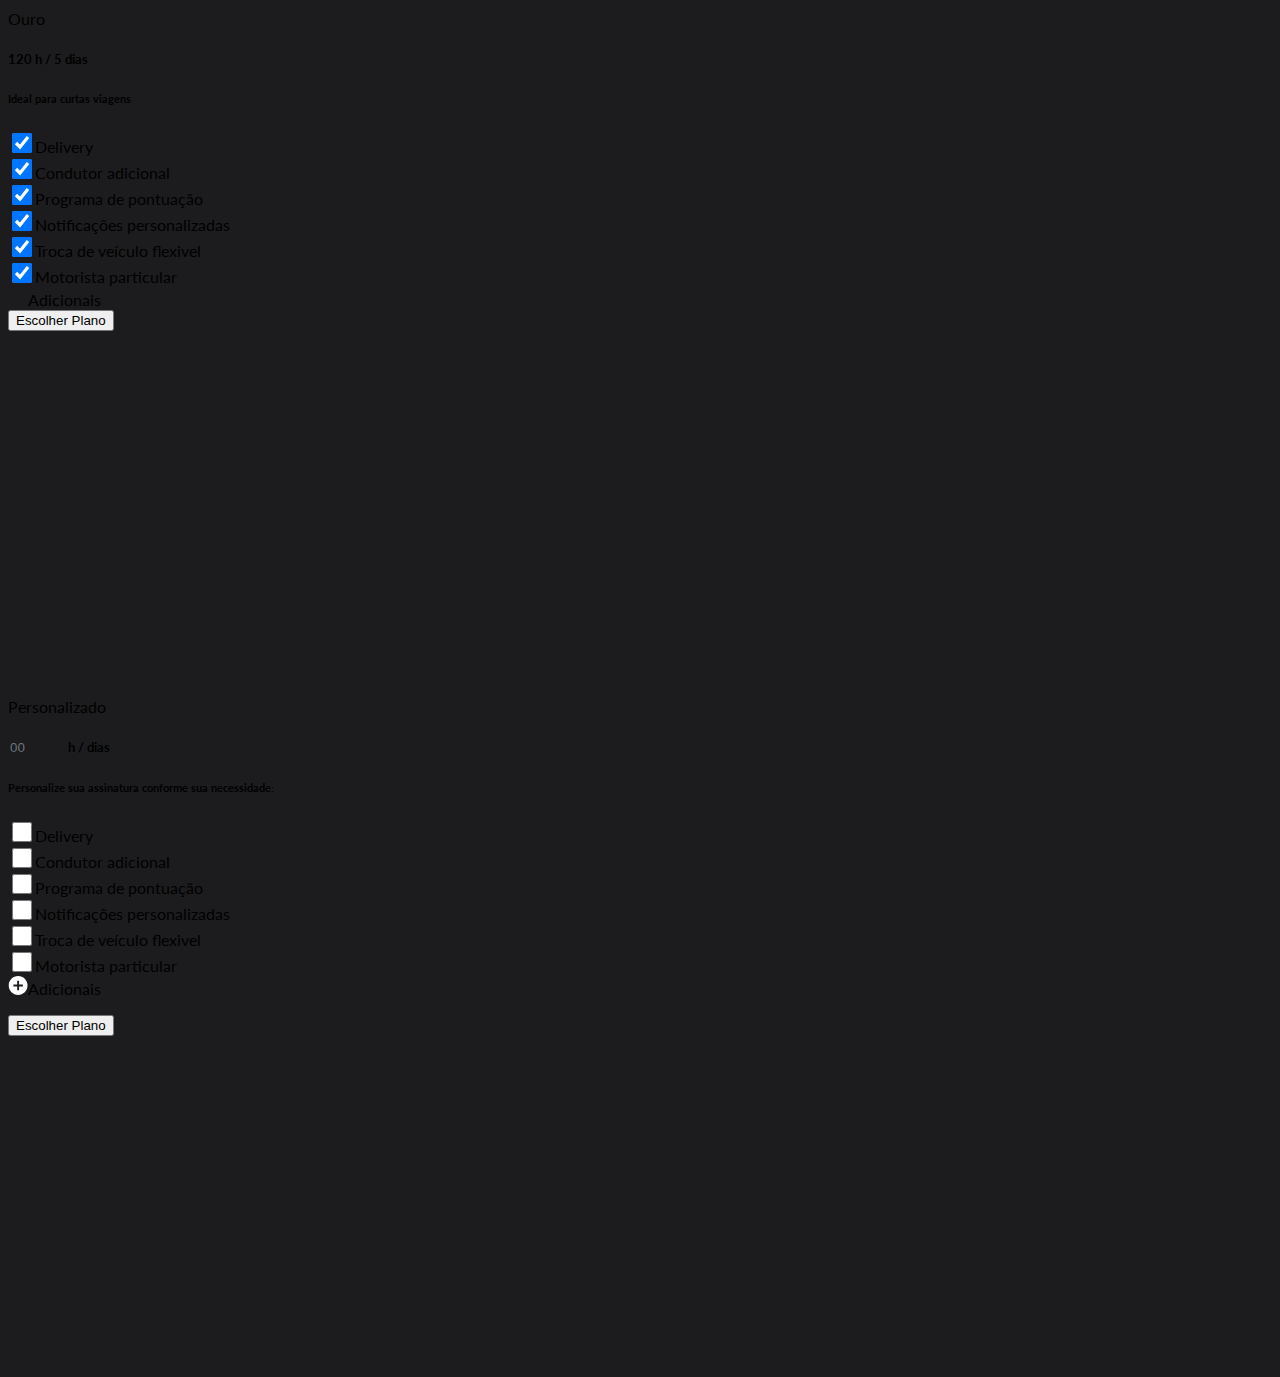
<file: web/src/plansArea/index.html>
<!DOCTYPE html>
<html lang="pt-br">
  <head>
    <link rel="preconnect" href="https://fonts.googleapis.com" />
    <link rel="preconnect" href="https://fonts.gstatic.com" crossorigin />
    <link
      href="https://fonts.googleapis.com/css2?family=Lato:wght@400;700&display=swap"
      rel="stylesheet"
    />

    <meta charset="UTF-8" />
    <meta name="viewport" content="width=device-width, initial-scale=1.0" />
    <title>Planos</title>

    <link rel="stylesheet" href="./index.css" />

    <link
      href="https://cdn.jsdelivr.net/npm/bootstrap@5.2.3/dist/css/bootstrap.min.css"
      rel="stylesheet"
      integrity="sha384-rbsA2VBKQhggwzxH7pPCaAqO46MgnOM80zW1RWuH61DGLwZJEdK2Kadq2F9CUG65"
      crossorigin="anonymous"
    />
  </head>
  <body class="text-light py-4 px-2 vh-100">
    <div class="nav-bar container-fluid">
      <a href="../additionalArea/index.html">
        <svg
          xmlns="http://www.w3.org/2000/svg"
          width="31"
          height="31"
          viewBox="0 0 31 31"
          fill="none"
        >
          <mask
            id="mask0_220_1699"
            style="mask-type: alpha"
            maskUnits="userSpaceOnUse"
            x="0"
            y="0"
            width="31"
            height="31"
          >
            <path
              d="M30.4233 15.954C30.422 11.9757 28.8404 8.16091 26.0265 5.34877C23.2125 2.53663 19.3967 0.957506 15.4185 0.958788C11.4402 0.960071 7.62541 2.54165 4.81327 5.35561C2.00113 8.16956 0.422009 11.9854 0.423292 15.9636C0.424574 19.9419 2.00616 23.7567 4.82011 26.5688C7.63406 29.3809 11.4499 30.9601 15.4281 30.9588C19.4064 30.9575 23.2212 29.3759 26.0333 26.562C28.8454 23.748 30.4246 19.9322 30.4233 15.954ZM13.956 8.40067C14.5066 7.84971 15.3972 7.84942 15.9423 8.40003C16.4874 8.95063 16.4936 9.84125 15.943 10.3864L11.7842 14.5479L22.4541 14.5503C23.2334 14.55 23.8605 15.1768 23.8608 15.9561C23.861 16.7354 23.2343 17.3625 22.455 17.3628L11.7851 17.3662L15.9466 21.525C16.4975 22.0756 16.4978 22.9663 15.9472 23.5114C15.3966 24.0565 14.506 24.0626 13.9609 23.512L7.39627 16.9575C6.84531 16.4069 6.84502 15.5162 7.39563 14.9711L13.956 8.40067Z"
              fill="black"
            />
          </mask>
          <g mask="url(#mask0_220_1699)">
            <rect
              x="0.418457"
              y="0.963623"
              width="30"
              height="30"
              transform="rotate(-0.0184671 0.418457 0.963623)"
              fill="white"
            />
          </g>
        </svg>
      </a>
    </div>

    <header
      class="container-fluid d-flex justify-content-between align-items-center flex-wrap"
    >
      <div class="me-5">
        <h1>Escolha o melhor plano para você</h1>
        <p class="text-secondary fs-5">Planos de assinatura</p>
      </div>

      <div class="check-inputs d-flex gap-3">
        <div class="form-check">
          <input
            class="form-check-input hours me-2"
            type="radio"
            name="flexRadioDefault"
            id="flexRadioDefault2"
            checked="true"
          />
          <label class="form-check-label" for="flexRadioDefault2">
            Horas
          </label>
        </div>
        <div class="form-check">
          <input
            class="form-check-input monthly me-2"
            type="radio"
            name="flexRadioDefault"
            id="flexRadioDefault1"
          />
          <label class="form-check-label" for="flexRadioDefault1">
            Mensal
          </label>
        </div>
      </div>
    </header>

    <main class="container-fluid mt-5 px-5 h-75">
      <div
        class="plans d-flex justify-content-center flex-wrap gap-5 h-full pb-5"
      ></div>
    </main>

    <script
      src="https://cdn.jsdelivr.net/npm/bootstrap@5.2.3/dist/js/bootstrap.bundle.min.js"
      integrity="sha384-kenU1KFdBIe4zVF0s0G1M5b4hcpxyD9F7jL+jjXkk+Q2h455rYXK/7HAuoJl+0I4"
      crossorigin="anonymous"
    ></script>

    <script src="./index.js"></script>
  </body>
</html>
</file>
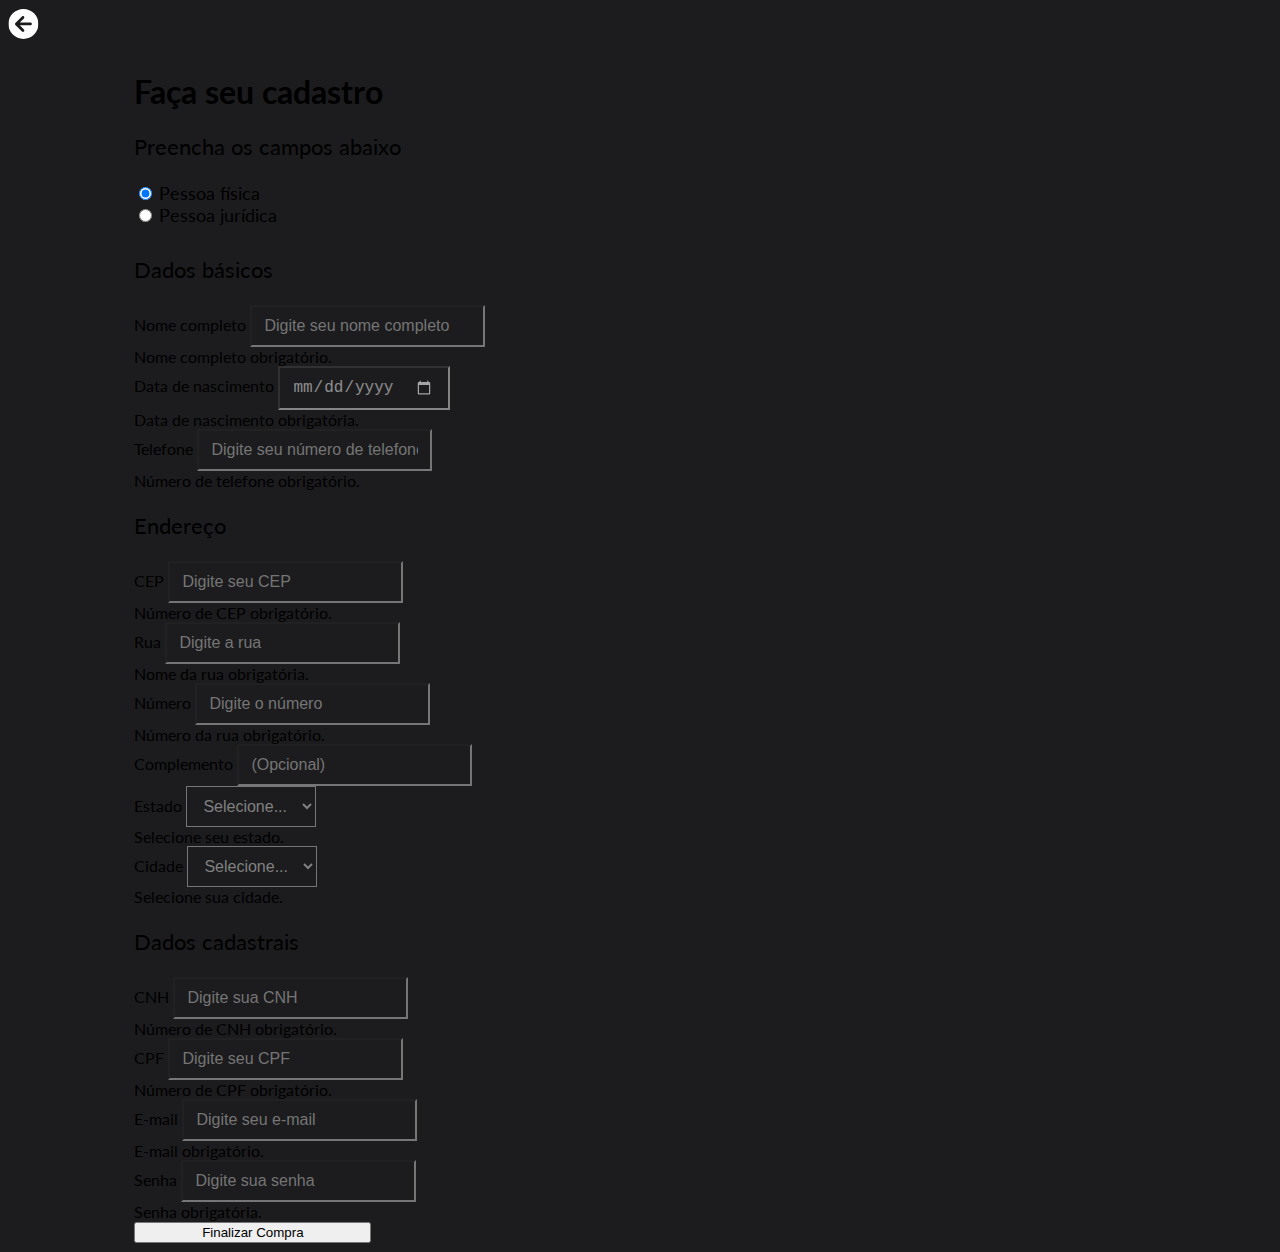
<file: web/src/registerArea/index.html>
<!DOCTYPE html>
<html lang="pt-br">
  <head>
    <link rel="preconnect" href="https://fonts.googleapis.com" />
    <link rel="preconnect" href="https://fonts.gstatic.com" crossorigin />
    <link
      href="https://fonts.googleapis.com/css2?family=Lato:wght@400;700&display=swap"
      rel="stylesheet"
    />
    <meta charset="UTF-8" />
    <meta name="viewport" content="width=device-width, initial-scale=1.0" />
    <title>Cadastro</title>
    <link rel="stylesheet" href="index.css" />
    <link
      href="https://cdn.jsdelivr.net/npm/bootstrap@5.2.3/dist/css/bootstrap.min.css"
      rel="stylesheet"
      integrity="sha384-rbsA2VBKQhggwzxH7pPCaAqO46MgnOM80zW1RWuH61DGLwZJEdK2Kadq2F9CUG65"
      crossorigin="anonymous"
    />
  </head>
  <body class="text-light py-4 px-2 vh-100">
    <div class="nav-bar container-fluid">
      <a href="../plansArea/index.html">
        <svg
          xmlns="http://www.w3.org/2000/svg"
          width="31"
          height="31"
          viewBox="0 0 31 31"
          fill="none"
        >
          <mask
            id="mask0_220_1699"
            style="mask-type: alpha"
            maskUnits="userSpaceOnUse"
            x="0"
            y="0"
            width="31"
            height="31"
          >
            <path
              d="M30.4233 15.954C30.422 11.9757 28.8404 8.16091 26.0265 5.34877C23.2125 2.53663 19.3967 0.957506 15.4185 0.958788C11.4402 0.960071 7.62541 2.54165 4.81327 5.35561C2.00113 8.16956 0.422009 11.9854 0.423292 15.9636C0.424574 19.9419 2.00616 23.7567 4.82011 26.5688C7.63406 29.3809 11.4499 30.9601 15.4281 30.9588C19.4064 30.9575 23.2212 29.3759 26.0333 26.562C28.8454 23.748 30.4246 19.9322 30.4233 15.954ZM13.956 8.40067C14.5066 7.84971 15.3972 7.84942 15.9423 8.40003C16.4874 8.95063 16.4936 9.84125 15.943 10.3864L11.7842 14.5479L22.4541 14.5503C23.2334 14.55 23.8605 15.1768 23.8608 15.9561C23.861 16.7354 23.2343 17.3625 22.455 17.3628L11.7851 17.3662L15.9466 21.525C16.4975 22.0756 16.4978 22.9663 15.9472 23.5114C15.3966 24.0565 14.506 24.0626 13.9609 23.512L7.39627 16.9575C6.84531 16.4069 6.84502 15.5162 7.39563 14.9711L13.956 8.40067Z"
              fill="black"
            />
          </mask>
          <g mask="url(#mask0_220_1699)">
            <rect
              x="0.418457"
              y="0.963623"
              width="30"
              height="30"
              transform="rotate(-0.0184671 0.418457 0.963623)"
              fill="white"
            />
          </g>
        </svg>
      </a>
    </div>
    <header
      class="container-fluid d-flex justify-content-between align-items-center flex-wrap"
    >
      <!--titulo e subtitulo-->
      <div class="me-5">
        <h1>Faça seu cadastro</h1>
        <p class="text-secondary fs-5" style="font-size: 22px !important">
          Preencha os campos abaixo
        </p>
      </div>
      <!--radio button-->
      <div class="d-flex flex-column">
        <div class="form-check form-check-inline">
          <input
            id="fisicPerson"
            name="type-person"
            type="radio"
            class="form-check-input"
            checked="true"
          />
          <label
            class="form-check-label"
            style="font-size: 18px"
            for="fisic-person"
            >Pessoa física</label
          >
        </div>
        <div class="form-check form-check-inline mb-3">
          <input
            id="juridicPerson"
            name="type-person"
            type="radio"
            class="form-check-input"
          />
          <label
            class="form-check-label"
            style="font-size: 18px"
            for="juridic-person"
            >Pessoa jurídica</label
          >
        </div>
      </div>
    </header>
    <main class="container-fluid mt-5 h-75">
      <!--formulario fisica -->
      <form class="needs-validation" novalidate id="formPhysical">
        <div class="row justify-content-between">
          <!--dados basicos-->
          <div class="col-md-4">
            <div class="mb-5">
              <p
                class="topic position-absolute text-white fs-5 fw-normal col-6"
              >
                Dados básicos
              </p>
            </div>
            <div class="mb-3">
              <label
                for="inputNome"
                class="form-label text-white fs-6 fw-normal col-12"
                >Nome completo</label
              >
              <input
                type="text"
                class="form-control rounded-3 border border-3 border-white col-xxl-2"
                id="inputNome"
                placeholder="Digite seu nome completo"
                maxlength="50"
                required
              />
              <div class="invalid-feedback">Nome completo obrigatório.</div>
            </div>
            <div class="mb-3">
              <label
                for="inputDataNascimento"
                class="form-label text-white fs-6 fw-normal col-12"
                >Data de nascimento</label
              >
              <input
                type="date"
                class="form-control rounded-3 border border-3 border-white col-xxl-2"
                id="inputDataNascimento"
                placeholder="Digite sua data de nascimento"
                required
              />
              <div class="invalid-feedback">
                Data de nascimento obrigatória.
              </div>
            </div>
            <div class="mb-3">
              <label
                for="inputTelefone"
                class="form-label text-white fs-6 fw-normal col-6"
                >Telefone</label
              >
              <input
                type="number"
                class="form-control rounded-3 border border-3 border-white col-xxl-2"
                id="inputTelefone"
                placeholder="Digite seu número de telefone"
                maxlength="11"
                required
              />
              <div class="invalid-feedback">
                Número de telefone obrigatório.
              </div>
            </div>
          </div>
          <!--endereco-->
          <div class="col-md-4">
            <div class="mb-5">
              <p
                class="topic position-absolute text-white fs-5 fw-normal col-4"
              >
                Endereço
              </p>
            </div>
            <div class="row">
              <div class="col-md-6">
                <div class="mb-3">
                  <label
                    for="inputCep"
                    class="form-label text-white fs-6 fw-normal col-6"
                    >CEP</label
                  >
                  <input
                    type="number"
                    class="form-control rounded-3 border border-3 border-white"
                    id="inputCep"
                    placeholder="Digite seu CEP"
                    maxlength="8"
                    required
                  />
                  <div class="invalid-feedback">Número de CEP obrigatório.</div>
                </div>
              </div>
              <div class="col-md-6">
                <div class="mb-3">
                  <label
                    for="inputRua"
                    class="form-label text-white fs-6 fw-normal col-6"
                    >Rua</label
                  >
                  <input
                    type="text"
                    class="form-control rounded-3 border border-3 border-white"
                    id="inputRua"
                    placeholder="Digite a rua"
                    maxlength="50"
                    required
                  />
                  <div class="invalid-feedback">Nome da rua obrigatória.</div>
                </div>
              </div>
            </div>
            <div class="row">
              <div class="col-md-6">
                <div class="mb-3">
                  <label
                    for="inputNumeroRua"
                    class="form-label text-white fs-6 fw-normal col-6"
                    >Número</label
                  >
                  <input
                    type="number"
                    class="form-control rounded-3 border border-3 border-white"
                    id="inputNumeroRua"
                    placeholder="Digite o número"
                    maxlength="10"
                    required
                  />
                  <div class="invalid-feedback">Número da rua obrigatório.</div>
                </div>
              </div>
              <div class="col-md-6">
                <div class="mb-3">
                  <label
                    for="inputComplemento"
                    class="form-label text-white fs-6 fw-normal col-6"
                    >Complemento</label
                  >
                  <input
                    type="text"
                    class="form-control rounded-3 border border-3 border-white"
                    id="inputComplemento"
                    placeholder="(Opcional)"
                    maxlength="50"
                  />
                </div>
              </div>
            </div>
            <div class="row">
              <div class="col-md-6">
                <div class="mb-3">
                  <label
                    for="selectEstado"
                    class="form-label text-white fs-6 fw-normal col-6"
                    >Estado</label
                  >
                  <select
                    class="select-option form-select rounded-3 border border-3 border-white"
                    id="selectEstado"
                    required
                  >
                    <option value="">Selecione...</option>
                    <option class="abc">São Paulo</option>
                  </select>
                  <div class="invalid-feedback">Selecione seu estado.</div>
                </div>
              </div>
              <div class="col-md-6">
                <div class="mb-3">
                  <label
                    for="selectCidade"
                    class="form-label text-white fs-6 fw-normal col-6"
                    >Cidade</label
                  >
                  <select
                    class="select-option form-select rounded-3 border border-3 border-white"
                    id="selectCidade"
                    required
                  >
                    <option value="">Selecione...</option>
                    <option>São Paulo</option>
                  </select>
                  <div class="invalid-feedback mb-3">Selecione sua cidade.</div>
                </div>
              </div>
            </div>
          </div>
          <!--dados cadastrais-->
          <div class="col-md-8">
            <div class="mb-5">
              <p
                class="topic position-absolute text-white fs-5 fw-normal col-8"
              >
                Dados cadastrais
              </p>
            </div>
            <div class="row">
              <div class="col-md-6">
                <div class="mb-3">
                  <label
                    for="inputCnh"
                    class="form-label text-white fs-6 fw-normal col-6"
                    >CNH</label
                  >
                  <input
                    type="number"
                    class="form-control rounded-3 border border-3 border-white col-xxl-2"
                    id="inputCnh"
                    placeholder="Digite sua CNH"
                    maxlength="9"
                    required
                  />
                  <div class="invalid-feedback">Número de CNH obrigatório.</div>
                </div>
              </div>
              <div class="col-md-6">
                <div class="mb-3">
                  <label
                    for="inputCpf"
                    class="form-label text-white fs-6 fw-normal col-6"
                    >CPF</label
                  >
                  <input
                    type="number"
                    class="form-control rounded-3 border border-3 border-white col-xxl-2"
                    id="inputCpf"
                    placeholder="Digite seu CPF"
                    maxlength="11"
                    required
                  />
                  <div class="invalid-feedback">Número de CPF obrigatório.</div>
                </div>
              </div>
            </div>
            <div class="row">
              <div class="col-md-6">
                <div class="mb-3">
                  <label
                    for="inputEmail"
                    class="form-label text-white fs-6 fw-normal col-6"
                    >E-mail</label
                  >
                  <input
                    type="email"
                    class="form-control rounded-3 border border-3 border-white col-xxl-2"
                    id="inputEmail"
                    placeholder="Digite seu e-mail"
                    maxlength="50"
                    required
                  />
                  <div class="invalid-feedback">E-mail obrigatório.</div>
                </div>
              </div>
              <div class="col-md-6">
                <div class="mb-3">
                  <label
                    for="inputSenha"
                    class="form-label text-white fs-6 fw-normal col-6"
                    >Senha</label
                  >
                  <input
                    type="password"
                    class="form-control rounded-3 border border-3 border-white col-xxl-2"
                    id="inputSenha"
                    placeholder="Digite sua senha"
                    maxlength="12"
                    required
                  />
                  <div class="invalid-feedback">Senha obrigatória.</div>
                </div>
                <div class="col-md-auto">
                  <div class="mb-3">
                  </div>
                </div>
              </div>
            </div>
          </div>
        </div>
      </form>
      <!--formulario juridica-->
      <form class="needs-validation disabled" novalidate id="formJuridic">
        <div class="row justify-content-between">
          <!--dados basicos-->
          <div class="col-md-4">
            <div class="mb-5">
              <p
                class="topic position-absolute text-white fs-5 fw-normal col-6"
              >
                Dados básicos
              </p>
            </div>
            <div class="mb-3">
              <label
                for="inputRazaoSocial"
                class="form-label text-white fs-6 fw-normal col-12"
                >Razão social</label
              >
              <input
                type="text"
                class="form-control rounded-3 border border-3 border-white col-xxl-2"
                id="inputRazaoSocial"
                placeholder="Digite a razão social"
                maxlength="50"
                required
              />
              <div class="invalid-feedback">Razão social obrigatória.</div>
            </div>
            <div class="mb-3">
              <label
                for="inputInscricaoEstadual"
                class="form-label text-white fs-6 fw-normal col-12"
                >Inscrição estadual</label
              >
              <input
                type="number"
                class="form-control rounded-3 border border-3 border-white col-xxl-2"
                id="inputInscricaoEstadual"
                placeholder="Digite a inscrição estadual"
                maxlength="9"
                required
              />
              <div class="invalid-feedback">
                Inscrição estadual obrigatória.
              </div>
            </div>
            <div class="mb-3">
              <label
                for="inputCnpj"
                class="form-label text-white fs-6 fw-normal col-6"
                >CNPJ</label
              >
              <input
                type="number"
                class="form-control rounded-3 border border-3 border-white col-xxl-2"
                id="inputCnpj"
                placeholder="Digite o CNPJ"
                maxlength="14"
                required
              />
              <div class="invalid-feedback">CNPJ obrigatório.</div>
            </div>
            <div class="mb-3">
              <label
                for="inputTelefoneComercial"
                class="form-label text-white fs-6 fw-normal col-12"
                >Telefone comercial</label
              >
              <input
                type="number"
                class="form-control rounded-3 border border-3 border-white col-xxl-2"
                id="inputTelefoneComercial"
                placeholder="Digite o telefone comercial"
                maxlength="11"
                required
              />
              <div class="invalid-feedback">
                Telefone comercial obrigatório.
              </div>
            </div>
            <div class="mb-3">
              <label
                for="inputDataNascimentoJuridica"
                class="form-label text-white fs-6 fw-normal col-12"
                >Data de nascimento</label
              >
              <input
                type="date"
                class="form-control rounded-3 border border-3 border-white col-xxl-2"
                id="inputDataNascimentoJuridica"
                placeholder="Digite a data de nascimento"
                required
              />
              <div class="invalid-feedback">
                Data de nascimento obrigatória.
              </div>
            </div>
          </div>
          <!--endereco-->
          <div class="col-md-4">
            <div class="mb-5">
              <p
                class="topic position-absolute text-white fs-5 fw-normal col-4"
              >
                Endereço
              </p>
            </div>
            <div class="col-md-12">
              <div class="mb-3">
                <label
                  for="inputCepJuridica"
                  class="form-label text-white fs-6 fw-normal col-6"
                  >CEP</label
                >
                <input
                  type="number"
                  class="form-control rounded-3 border border-3 border-white"
                  id="inputCepJuridica"
                  placeholder="Digite seu CEP"
                  maxlength="8"
                  required
                />
                <div class="invalid-feedback">Número de CEP obrigatório.</div>
              </div>
            </div>
            <div class="col-md-12">
              <div class="mb-3">
                <label
                  for="inputRuaJuridica"
                  class="form-label text-white fs-6 fw-normal col-6"
                  >Rua</label
                >
                <input
                  type="text"
                  class="form-control rounded-3 border border-3 border-white"
                  id="inputRuaJuridica"
                  placeholder="Digite a rua"
                  maxlength="50"
                  required
                />
                <div class="invalid-feedback">Nome da rua obrigatória.</div>
              </div>
            </div>
            <div class="col-md-12">
              <div class="mb-3">
                <label
                  for="inputNumeroRuaJuridica"
                  class="form-label text-white fs-6 fw-normal col-6"
                  >Número</label
                >
                <input
                  type="number"
                  class="form-control rounded-3 border border-3 border-white"
                  id="inputNumeroRuaJuridica"
                  placeholder="Digite o número"
                  maxlength="10"
                  required
                />
                <div class="invalid-feedback">Número da rua obrigatório.</div>
              </div>
            </div>
            <div class="col-md-12">
              <div class="mb-3">
                <label
                  for="inputComplementoJuridica"
                  class="form-label text-white fs-6 fw-normal col-6"
                  >Complemento</label
                >
                <input
                  type="text"
                  class="form-control rounded-3 border border-3 border-white"
                  id="inputComplementoJuridica"
                  placeholder="(Opcional)"
                  maxlength="50"
                />
              </div>
            </div>
            <div class="row">
              <div class="col-md-6">
                <div class="mb-3">
                  <label
                    for="selectEstadoJuridica"
                    class="form-label text-white fs-6 fw-normal col-6"
                    >Estado</label
                  >
                  <select
                    class="select-option form-select rounded-3 border border-3 border-white"
                    id="selectEstadoJuridica"
                    required
                  >
                    <option value="">Selecione...</option>
                    <option class="abc">São Paulo</option>
                  </select>
                  <div class="invalid-feedback">Selecione seu estado.</div>
                </div>
              </div>
              <div class="col-md-6">
                <div class="mb-3">
                  <label
                    for="selectCidadeJuridica"
                    class="form-label text-white fs-6 fw-normal col-6"
                    >Cidade</label
                  >
                  <select
                    class="select-option form-select rounded-3 border border-3 border-white"
                    id="selectCidadeJuridica"
                    required
                  >
                    <option value="">Selecione...</option>
                    <option>São Paulo</option>
                  </select>
                  <div class="invalid-feedback mb-3">Selecione sua cidade.</div>
                </div>
              </div>
            </div>
          </div>
          <!--dados cadastrais-->
          <div class="col-md-8">
            <div class="mb-5">
              <p
                class="topic position-absolute text-white fs-5 fw-normal col-8"
              >
                Dados cadastrais
              </p>
            </div>
            <div class="row">
              <div class="col-md-6">
                <div class="mb-3">
                  <label
                    for="inputCnhJuridica"
                    class="form-label text-white fs-6 fw-normal col-6"
                    >CNH</label
                  >
                  <input
                    type="number"
                    class="form-control rounded-3 border border-3 border-white col-xxl-2"
                    id="inputCnhJuridica"
                    placeholder="Digite sua CNH"
                    maxlength="10"
                    required
                  />
                  <div class="invalid-feedback">Número de CNH obrigatório.</div>
                </div>
              </div>
              <div class="col-md-6">
                <div class="mb-3">
                  <label
                    for="inputCpfJuridica"
                    class="form-label text-white fs-6 fw-normal col-6"
                    >CPF</label
                  >
                  <input
                    type="number"
                    class="form-control rounded-3 border border-3 border-white col-xxl-2"
                    id="inputCpfJuridica"
                    placeholder="Digite seu CPF"
                    maxlength="11"
                    required
                  />
                  <div class="invalid-feedback">Número de CPF obrigatório.</div>
                </div>
              </div>
            </div>
            <div class="row">
              <div class="col-md-6">
                <div class="mb-3">
                  <label
                    for="inputNomeJuridica"
                    class="form-label text-white fs-6 fw-normal col-8"
                    >Nome completo</label
                  >
                  <input
                    type="text"
                    class="form-control rounded-3 border border-3 border-white col-xxl-2"
                    id="inputNomeJuridica"
                    placeholder="Digite seu nome completo"
                    maxlength="50"
                    required
                  />
                  <div class="invalid-feedback">Nome completo obrigatório.</div>
                </div>
              </div>
              <div class="col-md-6">
                <div class="mb-3">
                  <label
                    for="inputTelefoneJuridica"
                    class="form-label text-white fs-6 fw-normal col-6"
                    >Telefone</label
                  >
                  <input
                    type="number"
                    class="form-control rounded-3 border border-3 border-white col-xxl-2"
                    id="inputTelefoneJuridica"
                    placeholder="Digite seu telefone"
                    maxlength="11"
                    required
                  />
                  <div class="invalid-feedback">
                    Número de telefone obrigatório.
                  </div>
                </div>
              </div>
            </div>
            <div class="row">
              <div class="col-md-6">
                <div class="mb-3">
                  <label
                    for="inputEmailJuridica"
                    class="form-label text-white fs-6 fw-normal col-6"
                    >E-mail</label
                  >
                  <input
                    type="email"
                    class="form-control rounded-3 border border-3 border-white col-xxl-2"
                    id="inputEmailJuridica"
                    placeholder="Digite seu e-mail"
                    maxlength="50"
                    required
                  />
                  <div class="invalid-feedback">E-mail obrigatório.</div>
                </div>
              </div>
              <div class="col-md-6">
                <div class="mb-3">
                  <label
                    for="inputSenhaJuridica"
                    class="form-label text-white fs-6 fw-normal col-6"
                    >Senha</label
                  >
                  <input
                    type="password"
                    class="form-control rounded-3 border border-3 border-white col-xxl-2"
                    id="inputSenhaJuridica"
                    placeholder="Digite sua senha"
                    maxlength="12"
                    required
                  />
                  <div class="invalid-feedback">Senha obrigatória.</div>
                </div>
                <div class="col-md-auto">
                  <div class="mb-3">
                    <!--botao-->
                  </div>
                </div>
              </div>
            </div>
          </div>
        </div>
      </form>
      <div class="d-flex justify-content-center">
        <button
          type="button"
          class="btn btn-primary btn-light p-2 fs-5 mt-3"
          id="submitButton"
        >
          <a href="../paymentArea/pagamento.html">Finalizar Compra</a>
        </button>
      </div>
    </main>
    <script src="index.js"></script>
    <script
      src="https://cdn.jsdelivr.net/npm/bootstrap@5.2.3/dist/js/bootstrap.bundle.min.js"
      integrity="sha384-kenU1KFdBIe4zVF0s0G1M5b4hcpxyD9F7jL+jjXkk+Q2h455rYXK/7HAuoJl+0I4"
      crossorigin="anonymous"
    ></script>
    <script>
      document.addEventListener("DOMContentLoaded", function () {
        // Seleciona o botão pelo ID
        const submitButton = document.getElementById("submitButton");

        // Adiciona um evento de clique ao botão
        submitButton.addEventListener("click", function (event) {
          // Impede o comportamento padrão do formulário (envio)
          event.preventDefault();

          // Redireciona para a página desejada
          window.location.href = "../paymentArea/pagamento.html";
        });
      });
    </script>
  </body>
</html>
</file>
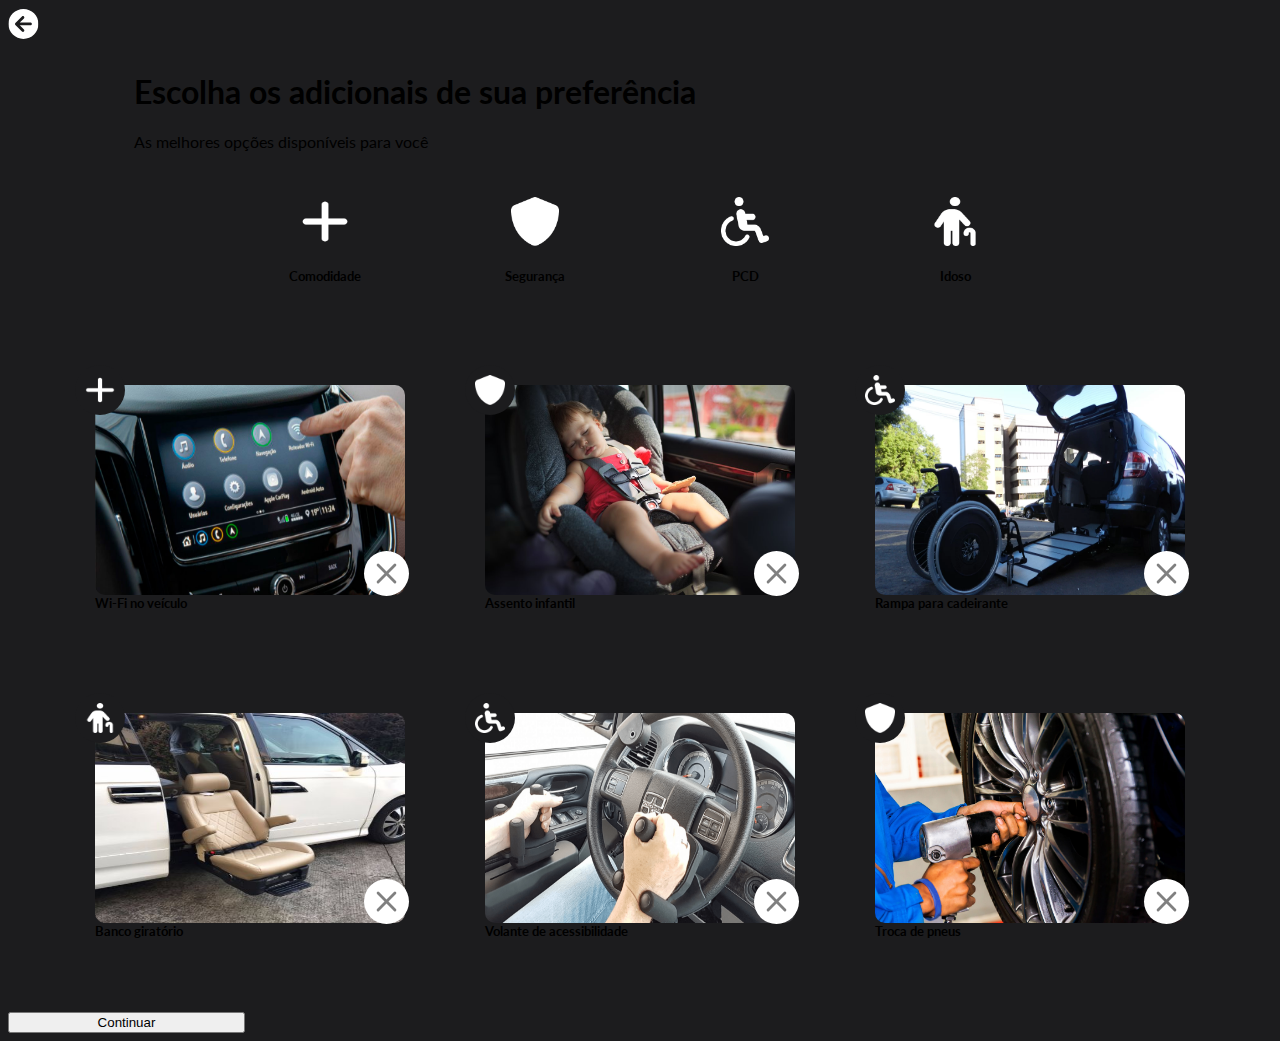
<file: web/src/additionalArea/pages/index.html>
<!DOCTYPE html>
<html lang="pt-br">
  <head>
    <link rel="preconnect" href="https://fonts.googleapis.com">
    <link
      href="https://fonts.googleapis.com/css2?family=Lato:wght@400;700&display=swap"
      rel="stylesheet"
    />
    <link
      href="https://cdn.jsdelivr.net/npm/bootstrap@5.2.3/dist/css/bootstrap.min.css"
      rel="stylesheet"
      integrity="sha384-rbsA2VBKQhggwzxH7pPCaAqO46MgnOM80zW1RWuH61DGLwZJEdK2Kadq2F9CUG65"
      crossorigin="anonymous"
    />
    <link rel="stylesheet" href="../css/index.css" />

    <meta charset="UTF-8" />
    <meta name="viewport" content="width=device-width, initial-scale=1.0" />
    <title>Adicionais</title>
    
  </head>
  <body class="text-light py-4 px-2 vh-100">
    <div class="nav-voltar container-fluid">
      <a href="#">
        <svg
          class="voltar"
          xmlns="http://www.w3.org/2000/svg"
          width="31"
          height="31"
          viewBox="0 0 31 31"
          fill="none"
        >
          <mask
            id="mask0_220_1699"
            style="mask-type: alpha"
            maskUnits="userSpaceOnUse"
            x="0"
            y="0"
            width="31"
            height="31"
          >
            <path
              d="M30.4233 15.954C30.422 11.9757 28.8404 8.16091 26.0265 5.34877C23.2125 2.53663 19.3967 0.957506 15.4185 0.958788C11.4402 0.960071 7.62541 2.54165 4.81327 5.35561C2.00113 8.16956 0.422009 11.9854 0.423292 15.9636C0.424574 19.9419 2.00616 23.7567 4.82011 26.5688C7.63406 29.3809 11.4499 30.9601 15.4281 30.9588C19.4064 30.9575 23.2212 29.3759 26.0333 26.562C28.8454 23.748 30.4246 19.9322 30.4233 15.954ZM13.956 8.40067C14.5066 7.84971 15.3972 7.84942 15.9423 8.40003C16.4874 8.95063 16.4936 9.84125 15.943 10.3864L11.7842 14.5479L22.4541 14.5503C23.2334 14.55 23.8605 15.1768 23.8608 15.9561C23.861 16.7354 23.2343 17.3625 22.455 17.3628L11.7851 17.3662L15.9466 21.525C16.4975 22.0756 16.4978 22.9663 15.9472 23.5114C15.3966 24.0565 14.506 24.0626 13.9609 23.512L7.39627 16.9575C6.84531 16.4069 6.84502 15.5162 7.39563 14.9711L13.956 8.40067Z"
              fill="black"
            />
          </mask>
          <g mask="url(#mask0_220_1699)">
            <rect
              x="0.418457"
              y="0.963623"
              width="30"
              height="30"
              transform="rotate(-0.0184671 0.418457 0.963623)"
              fill="white"
            />
          </g>
        </svg>
      </a>
    </div>

    <header class="container-fluid d-flex justify-content-between flex-wrap mt-5">
      <div class="me-5">
        <h1>Escolha os adicionais de sua preferência</h1>
        <p class="text-secondary fs-5">
          As melhores opções disponíveis para você
        </p>
      </div>
    </header>

    <main class="container-fluid mt-5 px-5 h-75">
      <div class="menu">
        <div class="organizar-menu">
          <div class="menu-item" data-category="comodidade">
            <img src="../images/comodidades.png" class="imagen-pequena" />
            <div class="titulo-menu my-2">
              <h5>Comodidade</h5>
            </div>
          </div>
        </div>
        <div class="organizar-menu">
          <div class="menu-item" data-category="seguranca">
            <img src="../images/seguranca.png" class="imagen-pequena" />
            <div class="titulo-menu my-2">
              <h5>Segurança</h5>
            </div>
          </div>
        </div>
        <div class="organizar-menu">
          <div class="menu-item" data-category="pcd">
            <img src="../images/pcd.png" class="imagen-pequena" />
            <div class="titulo-menu my-2">
              <h5>PCD</h5>
            </div>
          </div>
        </div>
        <div class="organizar-menu">
          <div class="menu-item" data-category="idoso">
            <img src="../images/idoso.png" class="imagen-pequena" />
            <div class="titulo-menu my-2">
              <h5>Idoso</h5>
            </div>
          </div>
        </div>
      </div>
  
      <div class="produtos">
        <div class="produto" data-category="comodidade">
          <div class="todos-adicionais">
            <img src="../images/wifi.png" class="imagen-adicionais" />
            <div class="icone-imagem">
              <img
                class="icone-categoria"
                src="../images/comodidades.png"
                alt="icone-categoria"
              />
            </div>
            <div class="col-md-4">
              <label class="custom-checkbox">
                <input type="checkbox" />
                <span class="checkmark">
                  <i class="bi bi-x"
                    ><svg
                      xmlns="http://www.w3.org/2000/svg"
                      width="16"
                      height="16"
                      fill="currentColor"
                      class="bi bi-x"
                      viewBox="0 0 16 16"
                    >
                      <path
                        d="M4.646 4.646a.5.5 0 0 1 .708 0L8 7.293l2.646-2.647a.5.5 0 0 1 .708.708L8.707 8l2.647 2.646a.5.5 0 0 1-.708.708L8 8.707l-2.646 2.647a.5.5 0 0 1-.708-.708L7.293 8 4.646 5.354a.5.5 0 0 1 0-.708z"
                      />
                    </svg>
                  </i>
                  <i class="bi bi-check"
                    ><svg
                      xmlns="http://www.w3.org/2000/svg"
                      width="16"
                      height="16"
                      fill="currentColor"
                      class="bi bi-check"
                      viewBox="0 0 16 16"
                    >
                      <path
                        d="M10.97 4.97a.75.75 0 0 1 1.07 1.05l-3.99 4.99a.75.75 0 0 1-1.08.02L4.324 8.384a.75.75 0 1 1 1.06-1.06l2.094 2.093 3.473-4.425a.267.267 0 0 1 .02-.022z"
                      />
                    </svg>
                  </i>
                </span>
              </label>
            </div>
            <h5>Wi-Fi no veículo</h5>
          </div>
        </div>
        <div class="produto" data-category="seguranca">
          <div class="todos-adicionais">
            <img
              src="../images/Infantil.png"
              class="imagen-adicionais"
              alt="Asseto Infantil"
            />
            <div class="icone-imagem">
              <img
                class="icone-categoria"
                src="../images/seguranca.png"
                alt="icone-categoria"
              />
            </div>
            <div class="col-md-4">
              <label class="custom-checkbox">
                <input type="checkbox" />
                <span class="checkmark">
                  <i class="bi bi-x"
                    ><svg
                      xmlns="http://www.w3.org/2000/svg"
                      width="16"
                      height="16"
                      fill="currentColor"
                      class="bi bi-x"
                      viewBox="0 0 16 16"
                    >
                      <path
                        d="M4.646 4.646a.5.5 0 0 1 .708 0L8 7.293l2.646-2.647a.5.5 0 0 1 .708.708L8.707 8l2.647 2.646a.5.5 0 0 1-.708.708L8 8.707l-2.646 2.647a.5.5 0 0 1-.708-.708L7.293 8 4.646 5.354a.5.5 0 0 1 0-.708z"
                      />
                    </svg>
                  </i>
                  <i class="bi bi-check"
                    ><svg
                      xmlns="http://www.w3.org/2000/svg"
                      width="16"
                      height="16"
                      fill="currentColor"
                      class="bi bi-check"
                      viewBox="0 0 16 16"
                    >
                      <path
                        d="M10.97 4.97a.75.75 0 0 1 1.07 1.05l-3.99 4.99a.75.75 0 0 1-1.08.02L4.324 8.384a.75.75 0 1 1 1.06-1.06l2.094 2.093 3.473-4.425a.267.267 0 0 1 .02-.022z"
                      />
                    </svg>
                  </i>
                </span>
              </label>
            </div>
            <h5>Assento infantil</h5>
          </div>
        </div>
        <div class="produto" data-category="pcd">
          <div class="todos-adicionais">
            <img src="../images/rampa.png" class="imagen-adicionais" />
            <div class="icone-imagem">
              <img
                class="icone-categoria"
                src="../images/pcd.png"
                alt="icone-categoria"
              />
            </div>
            <div class="col-md-4">
              <label class="custom-checkbox">
                <input type="checkbox" />
                <span class="checkmark">
                  <i class="bi bi-x"
                    ><svg
                      xmlns="http://www.w3.org/2000/svg"
                      width="16"
                      height="16"
                      fill="currentColor"
                      class="bi bi-x"
                      viewBox="0 0 16 16"
                    >
                      <path
                        d="M4.646 4.646a.5.5 0 0 1 .708 0L8 7.293l2.646-2.647a.5.5 0 0 1 .708.708L8.707 8l2.647 2.646a.5.5 0 0 1-.708.708L8 8.707l-2.646 2.647a.5.5 0 0 1-.708-.708L7.293 8 4.646 5.354a.5.5 0 0 1 0-.708z"
                      />
                    </svg>
                  </i>
                  <i class="bi bi-check"
                    ><svg
                      xmlns="http://www.w3.org/2000/svg"
                      width="16"
                      height="16"
                      fill="currentColor"
                      class="bi bi-check"
                      viewBox="0 0 16 16"
                    >
                      <path
                        d="M10.97 4.97a.75.75 0 0 1 1.07 1.05l-3.99 4.99a.75.75 0 0 1-1.08.02L4.324 8.384a.75.75 0 1 1 1.06-1.06l2.094 2.093 3.473-4.425a.267.267 0 0 1 .02-.022z"
                      />
                    </svg>
                  </i>
                </span>
              </label>
            </div>
            <h5>Rampa para cadeirante</h5>
          </div>
        </div>
        <div class="produto" data-category="idoso">
          <div class="todos-adicionais">
            <img src="../images/banco_giratorio.png" class="imagen-adicionais" />
            <div class="icone-imagem">
              <img
                class="icone-categoria"
                src="../images/idoso.png"
                alt="icone-categoria"
              />
            </div>
            <div class="col-md-4">
              <label class="custom-checkbox">
                <input type="checkbox" />
                <span class="checkmark">
                  <i class="bi bi-x"
                    ><svg
                      xmlns="http://www.w3.org/2000/svg"
                      width="16"
                      height="16"
                      fill="currentColor"
                      class="bi bi-x"
                      viewBox="0 0 16 16"
                    >
                      <path
                        d="M4.646 4.646a.5.5 0 0 1 .708 0L8 7.293l2.646-2.647a.5.5 0 0 1 .708.708L8.707 8l2.647 2.646a.5.5 0 0 1-.708.708L8 8.707l-2.646 2.647a.5.5 0 0 1-.708-.708L7.293 8 4.646 5.354a.5.5 0 0 1 0-.708z"
                      />
                    </svg>
                  </i>
                  <i class="bi bi-check"
                    ><svg
                      xmlns="http://www.w3.org/2000/svg"
                      width="16"
                      height="16"
                      fill="currentColor"
                      class="bi bi-check"
                      viewBox="0 0 16 16"
                    >
                      <path
                        d="M10.97 4.97a.75.75 0 0 1 1.07 1.05l-3.99 4.99a.75.75 0 0 1-1.08.02L4.324 8.384a.75.75 0 1 1 1.06-1.06l2.094 2.093 3.473-4.425a.267.267 0 0 1 .02-.022z"
                      />
                    </svg>
                  </i>
                </span>
              </label>
            </div>
            <h5>Banco giratório</h5>
          </div>
        </div>
        <div class="produto" data-category="pcd">
          <div class="todos-adicionais">
            <img src="../images/volante.png" class="imagen-adicionais" />
            <div class="icone-imagem">
              <img
                class="icone-categoria"
                src="../images/pcd.png"
                alt="icone-categoria"
              />
            </div>
            <div class="col-md-4">
              <label class="custom-checkbox">
                <input type="checkbox" />
                <span class="checkmark">
                  <i class="bi bi-x"
                    ><svg
                      xmlns="http://www.w3.org/2000/svg"
                      width="16"
                      height="16"
                      fill="currentColor"
                      class="bi bi-x"
                      viewBox="0 0 16 16"
                    >
                      <path
                        d="M4.646 4.646a.5.5 0 0 1 .708 0L8 7.293l2.646-2.647a.5.5 0 0 1 .708.708L8.707 8l2.647 2.646a.5.5 0 0 1-.708.708L8 8.707l-2.646 2.647a.5.5 0 0 1-.708-.708L7.293 8 4.646 5.354a.5.5 0 0 1 0-.708z"
                      />
                    </svg>
                  </i>
                  <i class="bi bi-check"
                    ><svg
                      xmlns="http://www.w3.org/2000/svg"
                      width="16"
                      height="16"
                      fill="currentColor"
                      class="bi bi-check"
                      viewBox="0 0 16 16"
                    >
                      <path
                        d="M10.97 4.97a.75.75 0 0 1 1.07 1.05l-3.99 4.99a.75.75 0 0 1-1.08.02L4.324 8.384a.75.75 0 1 1 1.06-1.06l2.094 2.093 3.473-4.425a.267.267 0 0 1 .02-.022z"
                      />
                    </svg>
                  </i>
                </span>
              </label>
            </div>
            <h5>Volante de acessibilidade</h5>
          </div>
        </div>
        <div class="produto" data-category="seguranca">
          <div class="todos-adicionais">
            <img src="../images/troca_pneu.png" class="imagen-adicionais" />
            <div class="icone-imagem">
              <img
                class="icone-categoria"
                src="../images/seguranca.png"
                alt="icone-categoria"
              />
            </div>
            <div class="col-md-4">
              <label class="custom-checkbox">
                <input type="checkbox" />
                <span class="checkmark">
                  <i class="bi bi-x"
                    ><svg
                      xmlns="http://www.w3.org/2000/svg"
                      width="16"
                      height="16"
                      fill="currentColor"
                      class="bi bi-x"
                      viewBox="0 0 16 16"
                    >
                      <path
                        d="M4.646 4.646a.5.5 0 0 1 .708 0L8 7.293l2.646-2.647a.5.5 0 0 1 .708.708L8.707 8l2.647 2.646a.5.5 0 0 1-.708.708L8 8.707l-2.646 2.647a.5.5 0 0 1-.708-.708L7.293 8 4.646 5.354a.5.5 0 0 1 0-.708z"
                      />
                    </svg>
                  </i>
                  <i class="bi bi-check"
                    ><svg
                      xmlns="http://www.w3.org/2000/svg"
                      width="16"
                      height="16"
                      fill="currentColor"
                      class="bi bi-check"
                      viewBox="0 0 16 16"
                    >
                      <path
                        d="M10.97 4.97a.75.75 0 0 1 1.07 1.05l-3.99 4.99a.75.75 0 0 1-1.08.02L4.324 8.384a.75.75 0 1 1 1.06-1.06l2.094 2.093 3.473-4.425a.267.267 0 0 1 .02-.022z"
                      />
                    </svg>
                  </i>
                </span>
              </label>
            </div>
            <h5>Troca de pneus</h5>
          </div>
        </div>
      </div>

      <div class="d-flex justify-content-center pb-5">
        <button type="submit" class="btn btn-primary btn-light p-2 fs-5 mt-3"> Continuar </button>
      </div>
    </main>

    <script src="../js/index.js" type="module"></script>
  </body>
</html>
</file>
<file: web/src/additionalArea/index.css>
body {
  font-family: "Lato", sans-serif !important;
  background-color: #1c1c1e !important;
}

header {
  padding-inline: 10% !important;
  margin-top: 30px;
}
.imagen-pequena {
  width: 48.75px;
  height: 48.75px;
  top: 5.62px;
}

.icone-categoria {
  position: absolute;
  width: 30px;
  height: 30px;
  top: 50%;
  left: 50%;
  transform: translate(-50%, -50%);
}

.icone-imagem {
  position: absolute;
  width: 50px;
  height: 50px;
  background-color: #1c1c1e;
  border-radius: 50%;
  background-size: contain;
  transform: translate(-40%, -40%);
}

.filtro {
  display: flex;
  flex-wrap: wrap;
  justify-content: space-evenly;
}

.imagen-adicionais {
  width: 310px;
  height: 210px;
  border-radius: 10px;
  float: left;
}

.todos-adicionais {
  border: 20px solid #1c1c1e;
}

.produtos {
  display: flex;
  flex-wrap: wrap;
  justify-content: center;
  display: flex;
  flex-wrap: wrap;
  gap: 20px;
  padding: 20px;
}

.produtos {
  display: flex;
  flex-wrap: wrap;
  justify-content: center;
  align-items: center;
  margin-top: 18px;
}

.produto {
  padding: 10px;
  display: flex;
  flex-wrap: wrap;
  justify-content: space-evenly;
}

.menu {
  display: flex;
  flex-wrap: wrap;
  justify-content: center;
  align-items: center;
}

.organizar-menu {
  flex-wrap: wrap;
  justify-content: center;
  align-items: center;
  min-width: 150px;
  border: 5px;
  margin: 30px;
  margin-bottom: 10px;
}

.menu-item {
  position: relative;
  display: flex;
  flex-direction: column;
  align-items: center;
  cursor: pointer;
}

.menu-item::after {
  content: " ";
  width: 0px;
  height: 2px;
  background-color: white;
  position: absolute;
  transition: 0.3s ease-in-out;
  bottom: 0;
  left: 0;
}

.menu-item:hover::after {
  width: 100%;
}

.custom-checkbox {
  display: inline-block;
  cursor: pointer;
}

.custom-checkbox input {
  display: none;
}

.custom-checkbox .checkmark {
  position: absolute;
  width: 45px;
  height: 45px;
  border-radius: 50px;
  background-color: white;
  display: inline-block;
  vertical-align: middle;
  transition: background-color 0.3s;
  transform: translate(-41px, 150px);
}

.custom-checkbox:hover .checkmark {
  background-color: rgb(141, 141, 141);
}

.bi {
  color: gray;
  position: absolute;
  width: 45px;
  height: 45px;
}

.custom-checkbox input:checked + .checkmark .bi-check {
  display: inline;
  border-radius: 50%;
  color: #fff;
  background-color: #00cc00;
}

.custom-checkbox .bi-check {
  display: none;
}

.custom-checkbox:hover .bi-x {
  display: none;
}

.custom-checkbox:hover .bi-check {
  color: #fff;
  display: inline;
}

section {
  padding-inline: 10% !important;
  margin-top: 30px;
}

button{
  width: 237px;
}

@media (max-width: 768px) {
  button {
    width: 50%;
  }
}

a{
  color: inherit;
  text-decoration: none;
  cursor: pointer;
  
  
}

a:visited {
  color: inherit;
}

a:hover {
  color: inherit;
}
</file>
<file: web/src/carsArea/index.css>
/* Estilos gerais */
body {
  background-color: #1c1c1e;
}

/* Estilos para o cabeçalho */
header {
  width: 100%;
  display: flex;
  padding: 1rem;
}

.info {
  margin-top: 80px !important;
}

.w-full {
  width: 100%;
}

.flex {
  display: flex;
}

.p-2 {
  padding: 0.5rem;
}

.p-4 {
  padding: 1rem;
}

.text-white {
  color: #ffffff;
}

.flex-col {
  flex-direction: column;
}

.container {
  width: 100%;
  margin-right: auto;
  margin-left: auto;
  padding-right: 2rem;
  padding-left: 2rem;
}

.mx-auto {
  margin-left: auto;
  margin-right: auto;
}

.text-start {
  text-align: start;
}

.text-xl {
  font-size: 1.25rem;
  line-height: 1.75rem;
}

.font-bold {
  font-weight: 700;
}

.border-2 {
  border-width: 2px;
}

.border-white {
  border-color: #ffffff;
}

.rounded {
  border-radius: 0.25rem;
}

.text-white {
  color: #ffffff !important;
}

.bg-none {
  background: none;
}

.hidden {
  display: none;
}

.border-2 {
  border-width: 2px;
}

.border-white {
  border-color: #ffffff;
}

.list-none {
  list-style-type: none;
}

.justify-center {
  justify-content: center;
}

.grid-cols-7 {
  grid-template-columns: repeat(7, minmax(0, 1fr));
}

.gap-16 {
  gap: 4rem;
}

.grid {
  display: grid;
}

.grid-cols-1 {
  grid-template-columns: repeat(1, minmax(0, 1fr));
}

.grid-cols-3 {
  grid-template-columns: repeat(3, minmax(0, 1fr));
}

.gap-4 {
  gap: 1rem;
}

@media (min-width: 1024px) {
  .lg\:flex {
    display: flex;
  }
}

@media (min-width: 1024px) {
  .lg\:hidden {
    display: none;
  }
}

@media (min-width: 1024px) {
  .lg\:grid-cols-3 {
    grid-template-columns: repeat(3, minmax(0, 1fr));
  }
}

.justify-between {
  justify-content: space-between;
}

.rounded-lg {
  border-radius: 0.5rem;
}

.p-6 {
  padding: 1.5rem;
}

.border-2 {
  border-width: 2px;
}

.border-none {
  border: none;
}

.pointer {
  cursor: pointer;
}

.border {
  border-width: 2px;
}

.text-3xl {
  font-size: 1.875rem;
  line-height: 2.25rem;
}

.select-option {
  background-color: #1c1c1e !important;
  color: hsl(0, 0%, 50%);
  cursor: pointer !important;
  font-size: 18px !important;
  padding: 10px 12px !important;
}

.select-option:focus {
  box-shadow: none !important;
}

#search-input::placeholder {
  color: #ffffff; /* Change this to the desired color */
}

#car-component > img {
  object-fit: cover !important;
}

.info p {
  color: hsl(0, 0%, 50%);
}

#car-component > button {
  border: none !important;
}
</file>
<file: web/src/plansArea/index.css>
body {
  font-family: "Lato", sans-serif !important;
  background-color: #1c1c1e !important;
}

form {
  height: 100% !important;
}

input[type="checkbox"] {
  min-width: 20px;
  min-height: 20px;
}

input::-webkit-outer-spin-button,
input::-webkit-inner-spin-button {
  -webkit-appearance: none;
  margin: 0;
}

.form-check-input {
  width: 19px !important;
  height: 19px !important;

  border: #ffff 2px solid !important;
  background-color: #1c1c1e !important;
  cursor: pointer !important;
}

.form-check-input:focus {
  box-shadow: none !important;
}

header {
  padding-inline: 10% !important;
  margin-top: 30px;
}

main .benefits {
  list-style: none;
  margin: 0;
  padding: 0;
}

main .card {
  height: 42rem !important;
  width: 22rem !important;
}

main .card:last-child {
  background-color: #1c1c1e !important;
}

main .card-info .hours-input,
main .card-info .months-input {
  width: 3.3rem;
  background: none;
  border: none;

  color: #6c757d;
}

main .card-info .hours-input:focus,
main .card-info .months-input:focus {
  outline: 0;
}

main .card-info .hours-input::placeholder,
main .card-info .months-input::placeholder {
  color: #6c757d;
  opacity: 1;
}

main .card-info .hours-input:-ms-input-placeholder,
main .card-info .months-input:-ms-input-placeholder {
  color: #6c757d;
}

main .card-info .hours-input::-ms-input-placeholder,
main .card-info .months-input::-ms-input-placeholder {
  color: #6c757d;
}

main .benefits .benefit .form-check-input {
  width: 19px !important;
  height: 19px !important;

  border: #1c1c1e 2px solid !important;
  background-color: #1c1c1e !important;
}

main .benefits .benefit .form-check-input:focus {
  box-shadow: none;
}

main .benefits-custom {
  padding: 0 !important;
}

a {
  color: inherit !important;
  text-decoration: none !important;
  cursor: pointer !important;
}

a:visited {
  color: inherit !important;
}

a:hover {
  color: inherit !important;
}
</file>
<file: web/src/registerArea/index.css>
body {
  font-family: "Lato", sans-serif !important;
  background-color: #1c1c1e !important;
}

header,
main,
section {
  padding-inline: 10% !important;
  margin-top: 30px;
}

main .topic {
  font-size: 22px !important;
}

main .select-option {
  background-color: #1c1c1e !important;
  color: hsl(0, 0%, 50%);
  cursor: pointer !important;
  font-size: 16px !important;
  padding: 10px 12px !important;
}

main .select-option:focus {
  box-shadow: none !important;
}

.disabled {
  display: none !important;
}

input {
  background-color: #1c1c1e !important;
  color: #ffffff !important;
  font-size: 16px !important;
}

input:focus {
  box-shadow: none !important;
}

.form-control {
  padding: 10px 12px !important;
}

.form-control:focus {
  box-shadow: none !important;
}

input[type="radio"] {
  cursor: pointer;
  border: 2px solid #ffffff;
}

input[type="radio"]:checked {
  border-color: #ffffff !important;
}

input[type="radio"]:focus {
  box-shadow: none;
}

input[type="date"] {
  color: #ffffff80 !important;
  color-scheme: dark;
}

input[type="date"]::-webkit-calendar-picker-indicator {
  cursor: pointer;
  border-radius: 4px;
  margin-right: 2px;
  opacity: 0.6;
}

input[type="date"]::-webkit-calendar-picker-indicator:hover {
  opacity: 1;
}

button {
  width: 237px;
}

@media (max-width: 768px) {
  button {
    width: 50%;
  }
}

.was-validated .form-control,
.select-option:valid {
  background-image: none !important;
}

.was-validated .form-control:invalid {
  background-image: none !important;
}

.was-validated .select-option:invalid {
  background: url("data:image/svg+xml,%3csvg xmlns='http://www.w3.org/2000/svg' viewBox='0 0 4 5'%3e%3cpath fill='%23343a40' d='M2 0L0 2h4zm0 5L0 3h4z'/%3e%3c/svg%3e")
    no-repeat right 0.75rem center/8px 10px !important;
}

input::-webkit-outer-spin-button,
input::-webkit-inner-spin-button {
  /* display: none; <- Crashes Chrome on hover */
  -webkit-appearance: none;
  margin: 0; /* <-- Apparently some margin are still there even though it's hidden */
}

a {
  color: inherit !important;
  text-decoration: none !important;
  cursor: pointer !important;
}

a:visited {
  color: inherit !important;
}

a:hover {
  color: inherit !important;
}
</file>
<file: web/src/additionalArea/css/index.css>
body {
  font-family: "Lato", sans-serif !important;
  background-color: #1c1c1e !important;
}

header {
  padding-inline: 10% !important;
  margin-top: 30px;
}
.imagen-pequena {
  width: 48.75px;
  height: 48.75px;
  top: 5.62px;
}

.icone-categoria {
  position: absolute;
  width: 30px;
  height: 30px;
  top: 50%;
  left: 50%;
  transform: translate(-50%, -50%);
}

.icone-imagem {
  position: absolute;
  width: 50px;
  height: 50px;
  background-color: #1c1c1e;
  border-radius: 50%;
  background-size: contain;
  transform: translate(-40%, -40%);
}

.filtro {
  display: flex;
  flex-wrap: wrap;
  justify-content: space-evenly;
}

.imagen-adicionais {
  width: 310px;
  height: 210px;
  border-radius: 10px;
  float: left;
}

.todos-adicionais {
  border: 20px solid #1c1c1e;
}

.produtos {
  display: flex;
  flex-wrap: wrap;
  justify-content: center;
  display: flex;
  flex-wrap: wrap;
  gap: 20px;
  padding: 20px;
}

.produtos {
  display: flex;
  flex-wrap: wrap;
  justify-content: center;
  align-items: center;
  margin-top: 18px;
}

.produto {
  padding: 10px;
  display: flex;
  flex-wrap: wrap;
  justify-content: space-evenly;
}

.menu {
  display: flex;
  flex-wrap: wrap;
  justify-content: center;
  align-items: center;
}

.organizar-menu {
  flex-wrap: wrap;
  justify-content: center;
  align-items: center;
  min-width: 150px;
  border: 5px;
  margin: 30px;
  margin-bottom: 10px;
}

.menu-item {
  position: relative;
  display: flex;
  flex-direction: column;
  align-items: center;
  cursor: pointer;
}

.menu-item::after {
  content: " ";
  width: 0px;
  height: 2px;
  background-color: white;
  position: absolute;
  transition: 0.3s ease-in-out;
  bottom: 0;
  left: 0;
}

.menu-item:hover::after {
  width: 100%;
}

.custom-checkbox {
  display: inline-block;
  cursor: pointer;
}

.custom-checkbox input {
  display: none;
}

.custom-checkbox .checkmark {
  position: absolute;
  width: 45px;
  height: 45px;
  border-radius: 50px;
  background-color: white;
  display: inline-block;
  vertical-align: middle;
  transition: background-color 0.3s;
  transform: translate(-41px, 150px);
}

.custom-checkbox:hover .checkmark {
  background-color: rgb(141, 141, 141);
}

.bi {
  color: gray;
  position: absolute;
  width: 45px;
  height: 45px;
}

.custom-checkbox input:checked + .checkmark .bi-check {
  display: inline;
  border-radius: 50%;
  color: #fff;
  background-color: #00cc00;
}

.custom-checkbox .bi-check {
  display: none;
}

.custom-checkbox:hover .bi-x {
  display: none;
}

.custom-checkbox:hover .bi-check {
  color: #fff;
  display: inline;
}

section {
  padding-inline: 10% !important;
  margin-top: 30px;
}

button{
  width: 237px;
}

@media (max-width: 768px) {
  button {
    width: 50%;
  }
}
</file>
